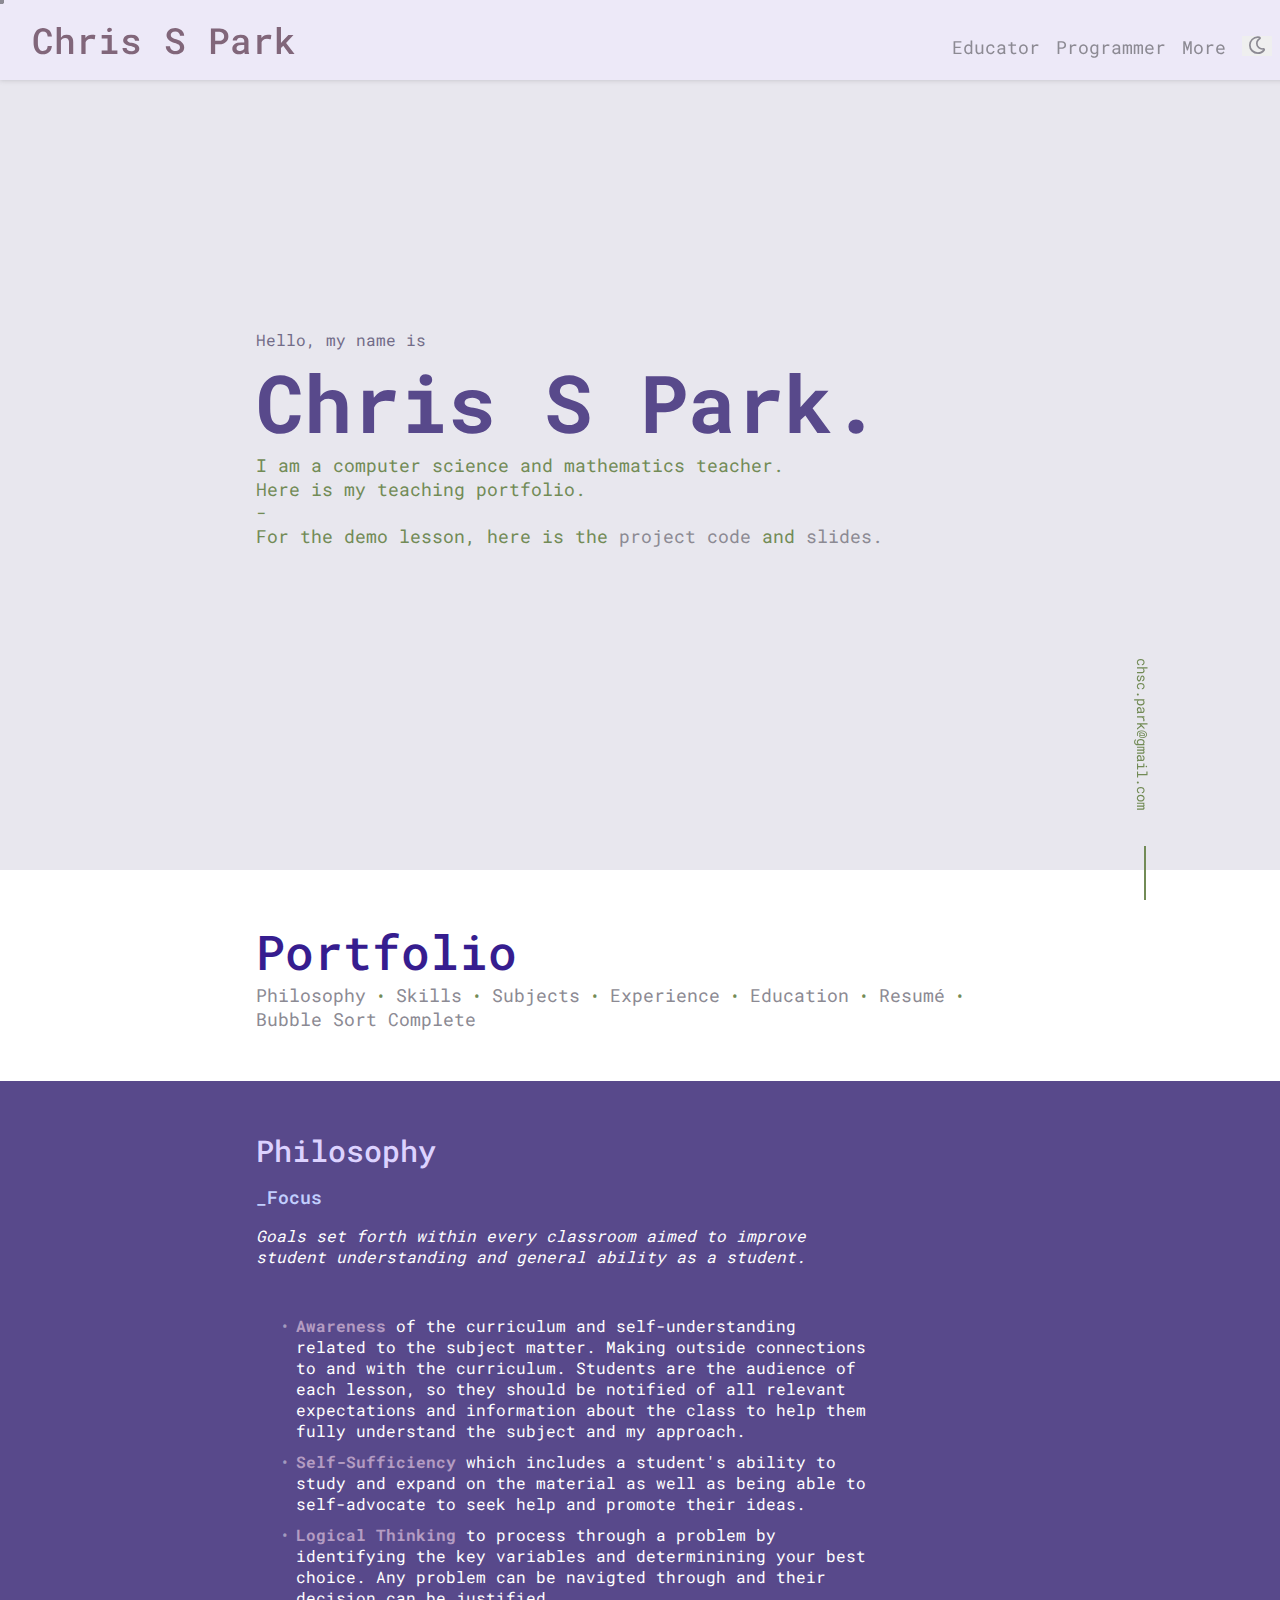
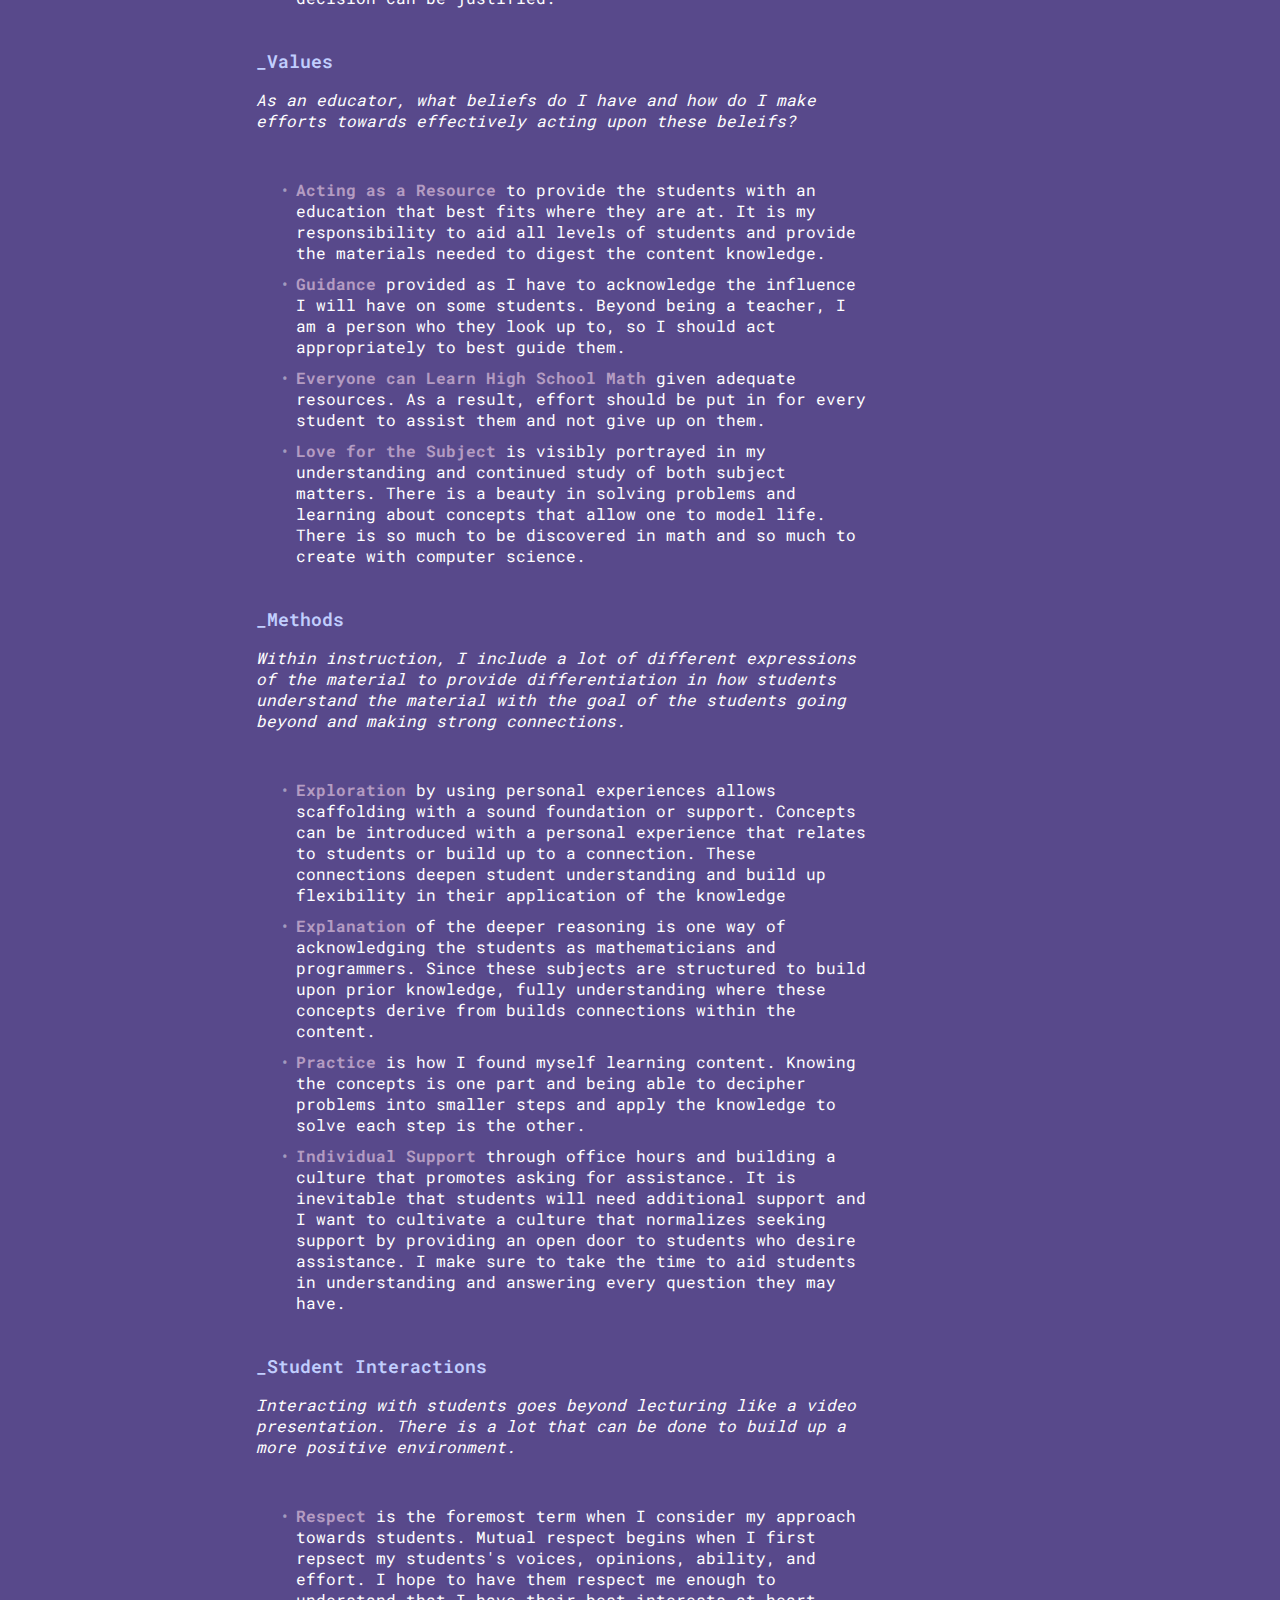
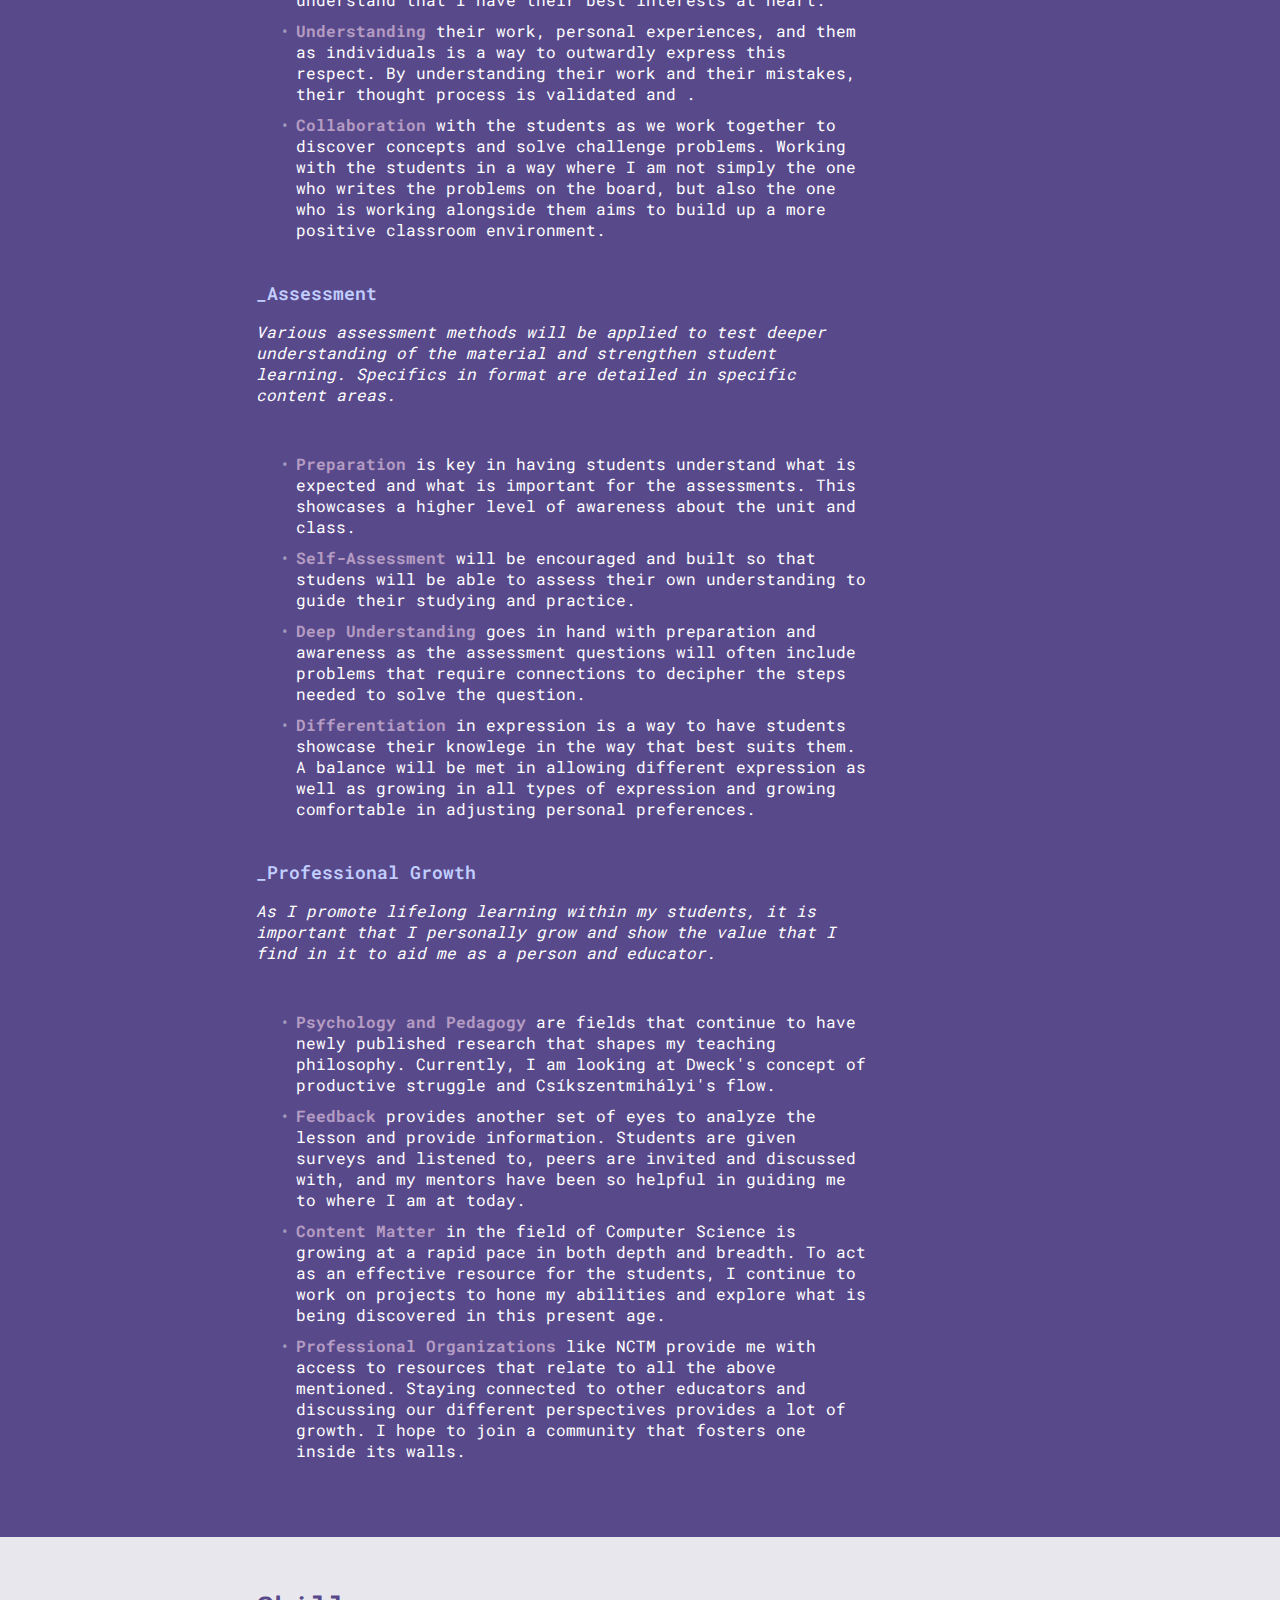
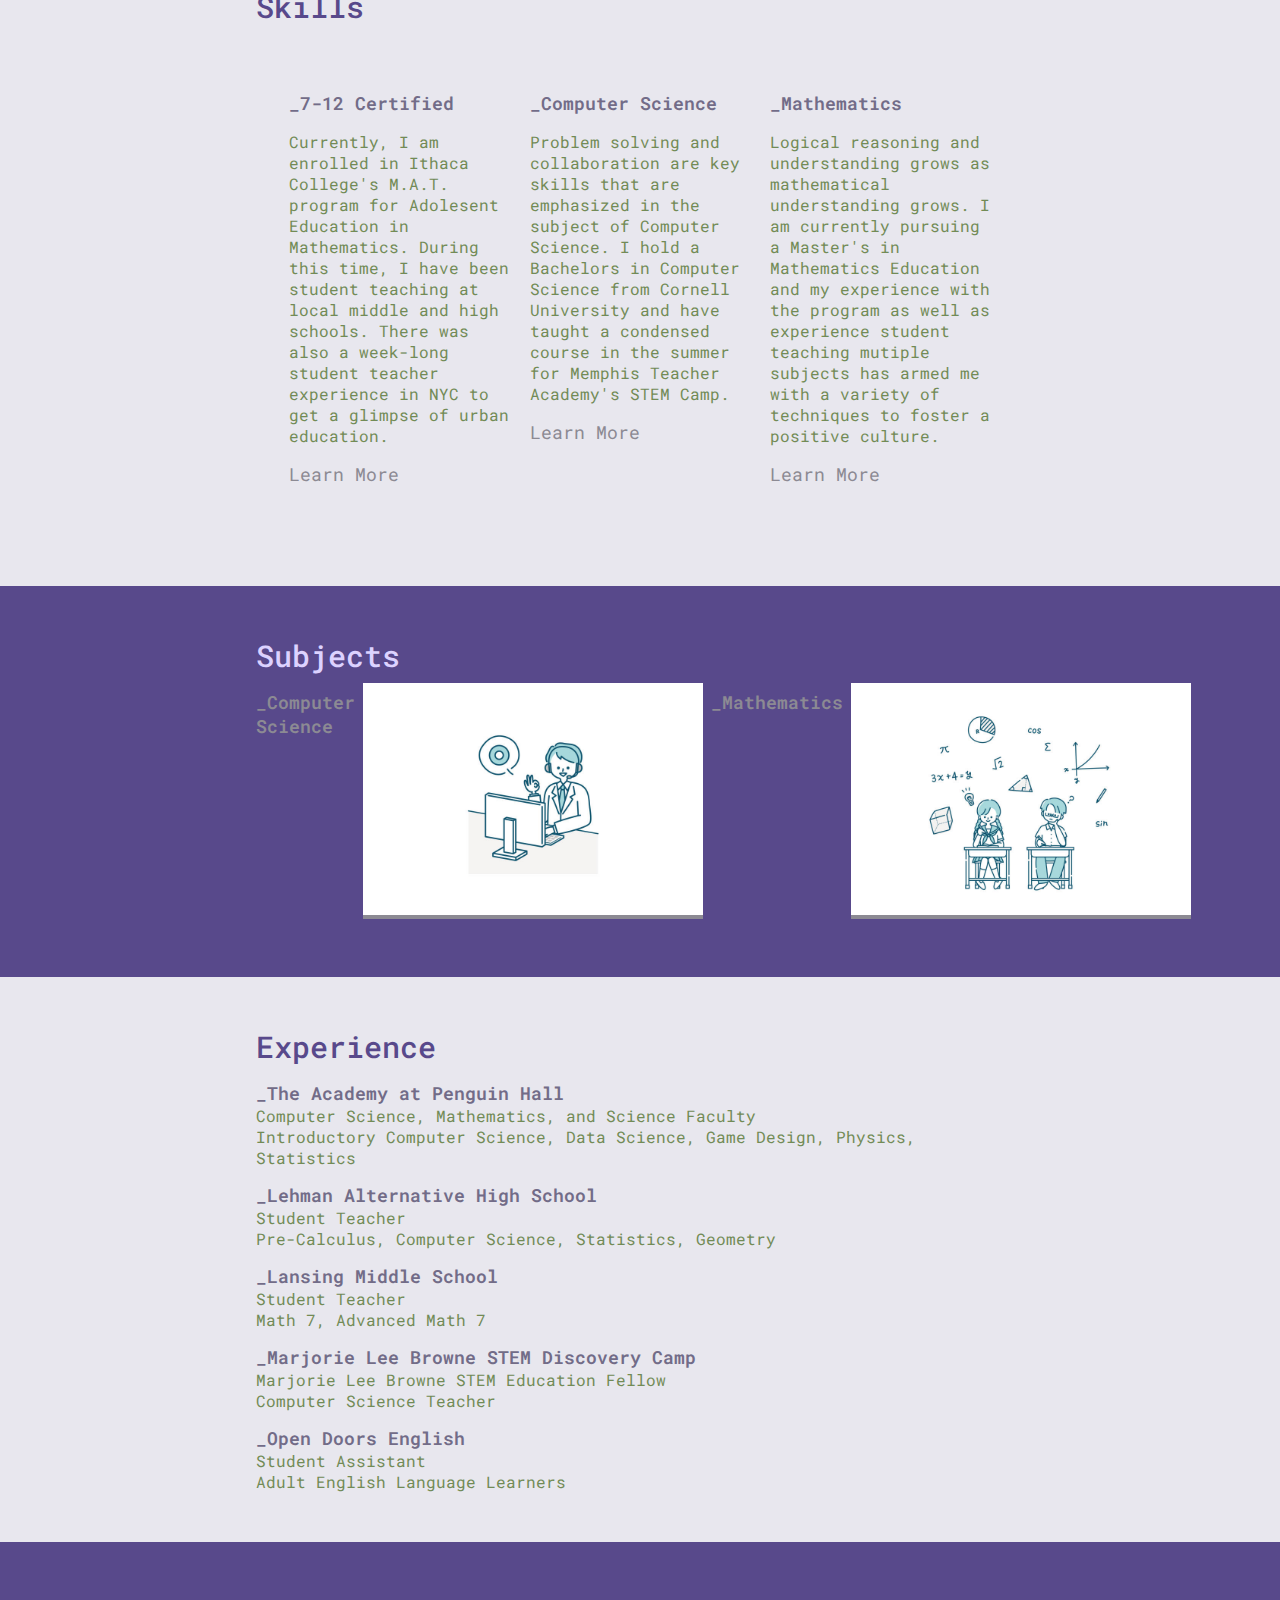
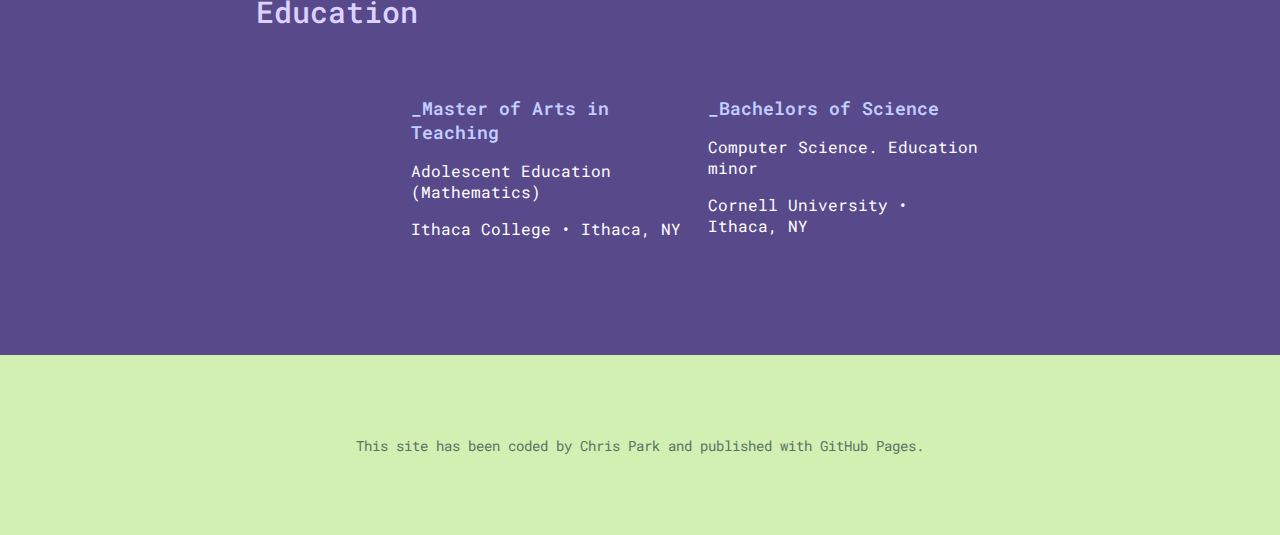
<file: index.html>
<!DOCTYPE html>
<html lang ="en">
    <head> 
        <meta charset="UTF-8">
        <meta http-equiv="X-UA-Compatible" content="IE=edge">
        <meta name="viewport" content="width=device-width, initial-scale=1.0">
        <title>Chris Park</title>
        <link rel="stylesheet" href="style.css">
        <link rel="stylesheet" href="https://use.fontawesome.com/releases/v5.0.7/css/all.css">
        <script defer src="script.js"></script>
    </head>
<body>
    <div class="header" id="header">
    <!-- header with tabs and features -->
    <a href="./educator.html"><div class="logo" id="logo">Chris S Park</div></a>
        <!-- Goes back to the home page -->
        <ul id="navigation">
            <li><a href="./educator.html">Educator</a></li>
            <li><a href="./programmer.html">Programmer</a></li>
            <li><a href="./more.html">More</a></li>
            <li><button onclick ="darkMode()"><div id="theme-btn", class="far fa-moon"></div>
                </button></li>
        </ul>
    <!-- TODO: make a light/dark mode button and a contact me -->
    </div>

    <div class="body">
        <div class="sidebar">

        </div>
        <div class="main">
            <div class="intro">
                <div class="name">Hello, my name is</div>
                <div class="namebig">Chris S Park.</div>
                <div class="bio">
                    <p>I am a computer science and mathematics teacher.</p>
                    <p>Here is my teaching portfolio.</p>
                    <p> - </p>
                    <p>For the demo lesson, here is the <a href="../Bubble.java">project code</a> and <a href="Sorting Algorithms Using BubbleSort.pdf">slides.</a></p>
                </div>
            </div>
            <div class="index block">
                <div class="title">Portfolio</div>
                <div class="contents"><a href=#Philosophy>Philosophy</a> • <a href=#Skills>Skills</a> • <a href=#Subjects>Subjects</a> • <a href=#Experience>Experience</a> • <a href=#Education>Education</a> • <a href="../ResumeParkChris.pdf">Resumé</a> • <a href="../BubbleComplete.java">Bubble Sort Complete</a></div>
            </div>
            <div class="section block">
                <a class="heading blocked", id="Philosophy">Philosophy</a>
                <div class="subheader blocked">_Focus</div>
                <div class="list" id="Focus">
                    <p><i>Goals set forth within every classroom aimed to improve student understanding and general ability as a student.</i></p>
                    <ul>
                        <li><strong>Awareness</strong> of the curriculum and self-understanding related to the subject matter. Making outside connections to and with the curriculum. Students are the audience of each lesson, so they should be notified of all relevant expectations and information about the class to help them fully understand the subject and my approach.</li>
                        <li><strong>Self-Sufficiency</strong> which includes a student's ability to study and expand on the material as well as being able to self-advocate to seek help and promote their ideas.</li>
                        <li><strong>Logical Thinking</strong> to process through a problem by identifying the key variables and determinining your best choice. Any problem can be navigted through and their decision can be justified.</li>
                    </ul>
                </div>
                <div class="subheader blocked">_Values</div>
                <div class="list" id="Values">
                    <p><i>As an educator, what beliefs do I have and how do I make efforts towards effectively acting upon these beleifs?</i></p>
                    <ul>
                        <li><strong>Acting as a Resource</strong> to provide the students with an education that best fits where they are at. It is my responsibility to aid all levels of students and provide the materials needed to digest the content knowledge.</li>
                        <li><strong>Guidance</strong> provided as I have to acknowledge the influence I will have on some students. Beyond being a teacher, I am a person who they look up to, so I should act appropriately to best guide them.</li>
                        <li><strong>Everyone can Learn High School Math</strong> given adequate resources. As a result, effort should be put in for every student to assist them and not give up on them.</li>
                        <li><strong>Love for the Subject</strong> is visibly portrayed in my understanding and continued study of both subject matters. There is a beauty in solving problems and learning about concepts that allow one to model life. There is so much to be discovered in math and so much to create with computer science.</li>
                    </ul>
                </div>
                <div class="subheader blocked">_Methods</div>
                <div class="list" id="Methods">
                    <p><i>Within instruction, I include a lot of different expressions of the material to provide differentiation in how students understand the material with the goal of the students going beyond and making strong connections.</i></p>
                    <ul>
                        <li><strong>Exploration</strong> by using personal experiences allows scaffolding with a sound foundation or support. Concepts can be introduced with a personal experience that relates to students or build up to a connection. These connections deepen student understanding and build up flexibility in their application of the knowledge</li>
                        <li><strong>Explanation</strong> of the deeper reasoning is one way of acknowledging the students as mathematicians and programmers. Since these subjects are structured to build upon prior knowledge, fully understanding where these concepts derive from builds connections within the content.</li>
                        <li><strong>Practice</strong> is how I found myself learning content. Knowing the concepts is one part and being able to decipher problems into smaller steps and apply the knowledge to solve each step is the other.</li>
                        <li><strong>Individual Support</strong> through office hours and building a culture that promotes asking for assistance. It is inevitable that students will need additional support and I want to cultivate a culture that normalizes seeking support by providing an open door to students who desire assistance. I make sure to take the time to aid students in understanding and answering every question they may have.</li>
                    </ul>
                </div>
                <div class="subheader blocked">_Student Interactions</div>
                <div class="list" id="Student">
                    <p><i>Interacting with students goes beyond lecturing like a video presentation. There is a lot that can be done to build up a more positive environment.</i></p>
                    <ul>
                        <li><strong>Respect</strong> is the foremost term when I consider my approach towards students. Mutual respect begins when I first repsect my students's voices, opinions, ability, and effort. I hope to have them respect me enough to understand that I have their best interests at heart.</li>
                        <li><strong>Understanding</strong> their work, personal experiences, and them as individuals is a way to outwardly express this respect. By understanding their work and their mistakes, their thought process is validated and .</li>
                        <li><strong>Collaboration</strong> with the students as we work together to discover concepts and solve challenge problems. Working with the students in a way where I am not simply the one who writes the problems on the board, but also the one who is working alongside them aims to build up a more positive classroom environment.</li>
                    </ul>
                </div>
                <div class="subheader blocked">_Assessment</div>
                <div class="list" id="Assess">
                    <p><i>Various assessment methods will be applied to test deeper understanding of the material and strengthen student learning. Specifics in format are detailed in specific content areas.</i></p>
                    <ul>
                        <li><strong>Preparation</strong>
                             is key in having students understand what is expected and what is important for the assessments. This showcases a higher level of awareness about the unit and class.</li>
                        <li><strong>Self-Assessment</strong>
                             will be encouraged and built so that studens will be able to assess their own understanding to guide their studying and practice. </li>
                        <li><strong>Deep Understanding</strong>
                             goes in hand with preparation and awareness as the assessment questions will often include problems that require connections to decipher the steps needed to solve the question.</li>
                        <li><strong>Differentiation</strong>
                             in expression is a way to have students showcase their knowlege in the way that best suits them. A balance will be met in allowing different expression as well as growing in all types of expression and growing comfortable in adjusting personal preferences.</li>
                    </ul>
                </div>
                <div class="subheader blocked">_Professional Growth</div>
                <div class="list" id="Growth">
                    <p><i>As I promote lifelong learning within my students, it is important that I personally grow and show the value that I find in it to aid me as a person and educator.</i></p>
                    <ul>
                        <li><strong>Psychology and Pedagogy</strong>
                             are fields that continue to have newly published research that shapes my teaching philosophy. Currently, I am looking at Dweck's concept of productive struggle and Csíkszentmihályi's flow.</li>
                        <li><strong>Feedback</strong>
                             provides another set of eyes to analyze the lesson and provide information. Students are given surveys and listened to, peers are invited and discussed with, and my mentors have been so helpful in guiding me to where I am at today.</li>
                        <li><strong>Content Matter</strong>
                             in the field of Computer Science is growing at a rapid pace in both depth and breadth. To act as an effective resource for the students, I continue to work on projects to hone my abilities and explore what is being discovered in this present age.</li>
                        <li><strong>Professional Organizations</strong>
                             like NCTM provide me with access to resources that relate to all the above mentioned. Staying connected to other educators and discussing our different perspectives provides a lot of growth. I hope to join a community that fosters one inside its walls.
                    </ul>
                </div>



            </div>
            <div class="section">
                <a class="heading unblocked", id="Skills">Skills</a>
                <div class="container">
                    <div class="box">
                        <div class="subheader">_7-12 Certified</div>
                        <div class="text">
                            <p>Currently, I am enrolled in Ithaca College's M.A.T. program for Adolesent Education in Mathematics. During this time, I have been student teaching at local middle and high schools. There was also a week-long student teacher experience in NYC to get a glimpse of urban education.</p>
                            <a href=#Education>Learn More</a>
                        </div> 
                    </div>
                    <div class="box">
                        <div class="subheader">_Computer Science</div>
                        <div class="text">
                            <p>Problem solving and collaboration are key skills that are emphasized in the subject of Computer Science. I hold a Bachelors in Computer Science from Cornell University and have taught a condensed course in the summer for Memphis Teacher Academy's STEM Camp.</p>
                            <a href=#Subjects>Learn More</a>
                        </div>      
                    </div>              
                    <div class="box">
                        <div class="subheader">_Mathematics</div>
                        <div class="text">
                            <p>Logical reasoning and understanding grows as mathematical understanding grows. I am currently pursuing a Master's in Mathematics Education and my experience with the program as well as experience student teaching mutiple subjects has armed me with a variety of techniques to foster a positive culture.</p>
                            <a href=#Subjects>Learn More</a>
                        </div> 
                    </div>
                </div>
            </div>
            <div class="section block">
                <a class="heading blocked", id ="Subjects">Subjects</a>
                <div class="containerclass">
                    <div class="subheader blocked"><a href="./Subjects/computerscience.html">_Computer Science</a></div>

                    <figure class="hover-menu">
                        <img src="./csstockphoto.png"/>
                        <div>
                            <a href="/Subjects/computerscience.html#pointer1">Intro to CS</a>
                            <a href="/Subjects/computerscience.html#pointer2">AP CS A</a>
                            <a href="/Subjects/computerscience.html#pointer3">Project Course</a>
                            <!--Add statistics and graphics about the need for CS teachers-->
                        </div>
                    </figure>
                    <div class="subheader  blocked"><a href="./Subjects/mathematics.html">_Mathematics</a></div>

                    <figure class="hover-menu">
                        <img src="./mathstockphoto.png"/>
                        <div>
                            <a href="#">7th Grade</a>
                            <a href="#">Pre-Calculus</a>
                            <a href="#">Statistics</a>
                        </div>
                    </figure>
                </div>
            </div>
            <div class="section">
                <a class="heading unblocked", id = "Experience">Experience</a>
                <a href = "https://penguinhall.org/faculty-administration/chris-park/"><div class="subheader">_The Academy at Penguin Hall</div></a>
                <div class="text">Computer Science, Mathematics, and Science Faculty</div>
                <div class="text">Introductory Computer Science, Data Science, Game Design, Physics, Statistics</div>
                <div class="subheader">_Lehman Alternative High School</div>
                <div class="text">Student Teacher</div>
                <div class="text">Pre-Calculus, Computer Science, Statistics, Geometry</div>
                <div class="subheader">_Lansing Middle School</div>
                <div class="text">Student Teacher</div>
                <div class="text">Math 7, Advanced Math 7</div>
                <div class="subheader">_Marjorie Lee Browne STEM Discovery Camp</div>
                <div class="text">Marjorie Lee Browne STEM Education Fellow</div>
                <div class="text">Computer Science Teacher</div>   
                <div class="subheader">_Open Doors English</div>
                <div class="text">Student Assistant</div>
                <div class="text">Adult English Language Learners</div>   
            </div>
            <div class="section block">
                <a class="heading blocked", id="Education">Education</a>
                <div class="container2">
                    <div class="box">
                        <div class="subheader blocked">_Master of Arts in Teaching</div>
                        <div class="text">
                            <p>Adolescent Education (Mathematics)</p>
                            <p>Ithaca College • Ithaca, NY</p>
                        </div>
                    </div>
                    <div class="box">
                        <div class="subheader blocked">_Bachelors of Science</div>
                        <div class="text">
                            <p>Computer Science. Education minor</p>
                            <p>Cornell University • Ithaca, NY</p>
                        </div>
                    </div>
                </div>
            </div>
        </div>
        <div class="footer">
            <div class="right">This site has been coded by Chris Park and published with GitHub Pages.</div>
            
        </div>
        <div class="email">
            <a href="mailto:chrsc.park@gmail.com" class="information">chsc.park@gmail.com</a>
            <div class="vl"></div>
        </div>
</body>
</html>
</file>
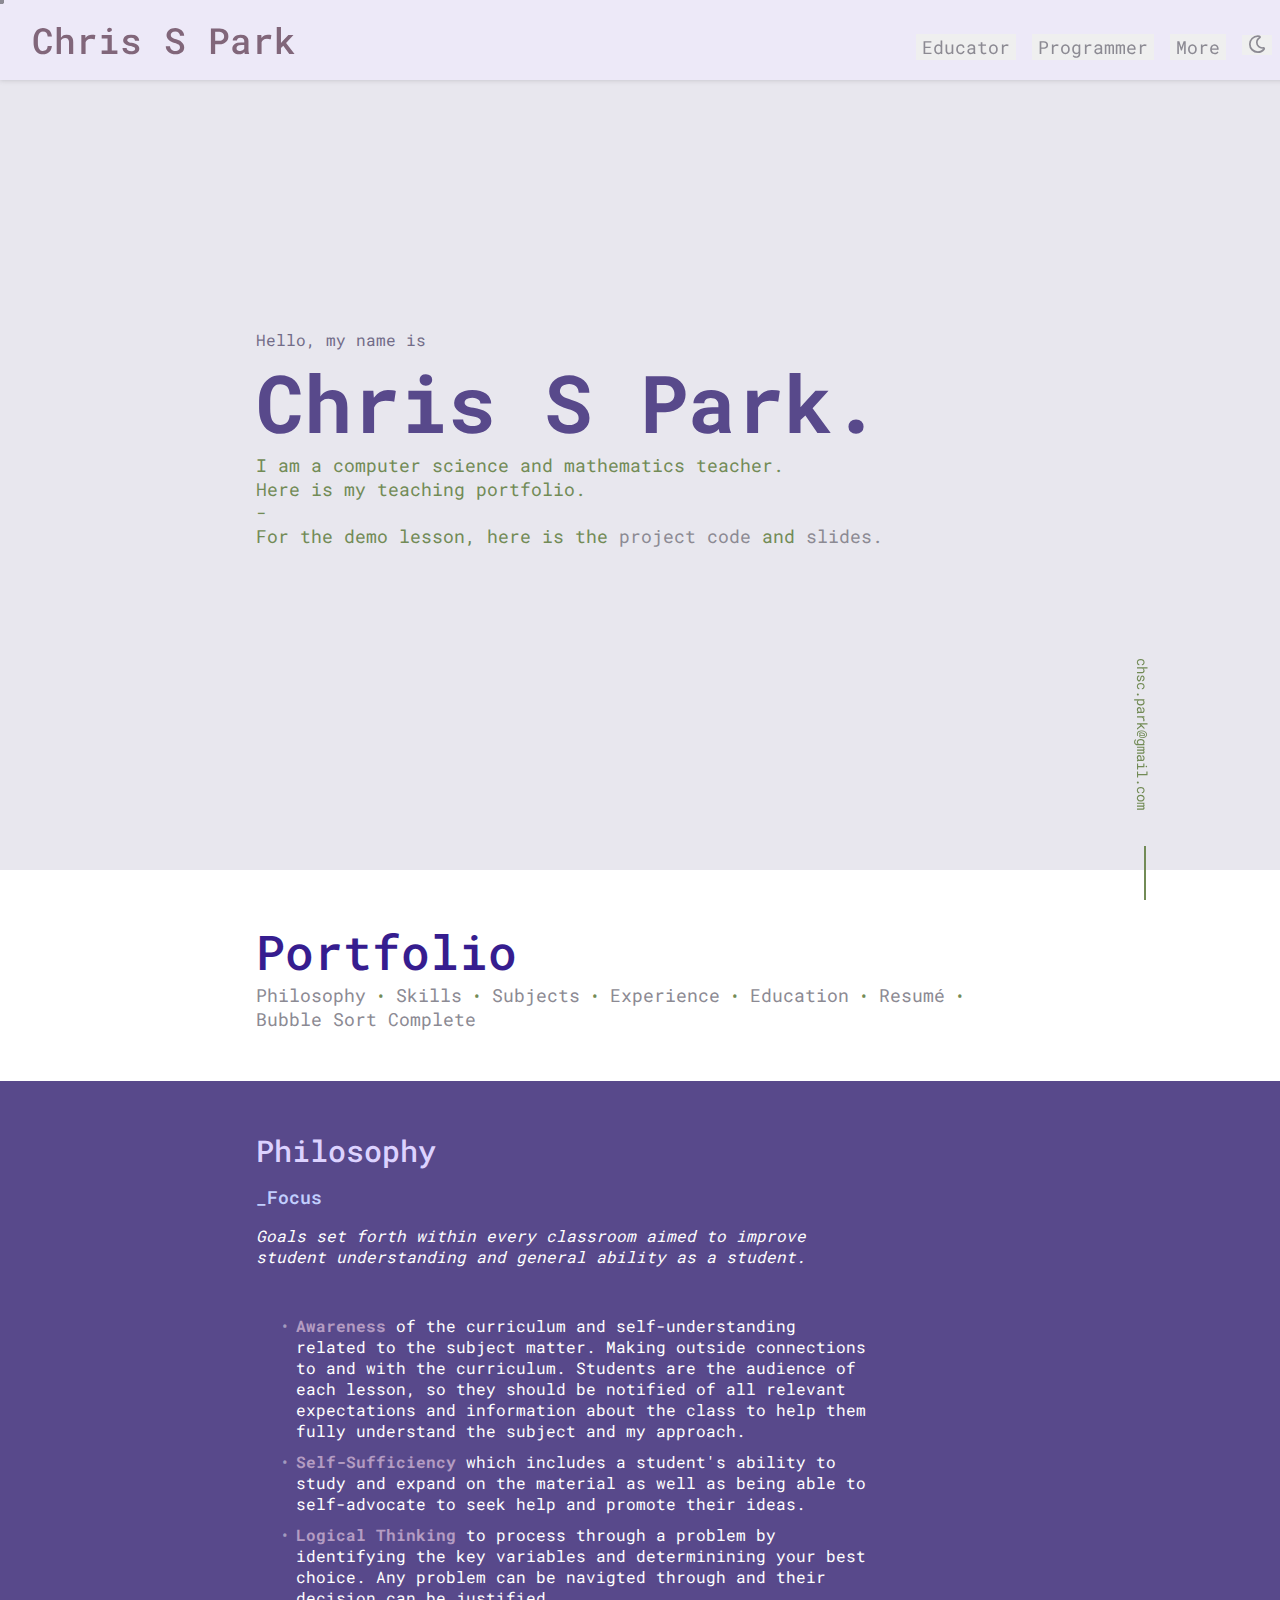
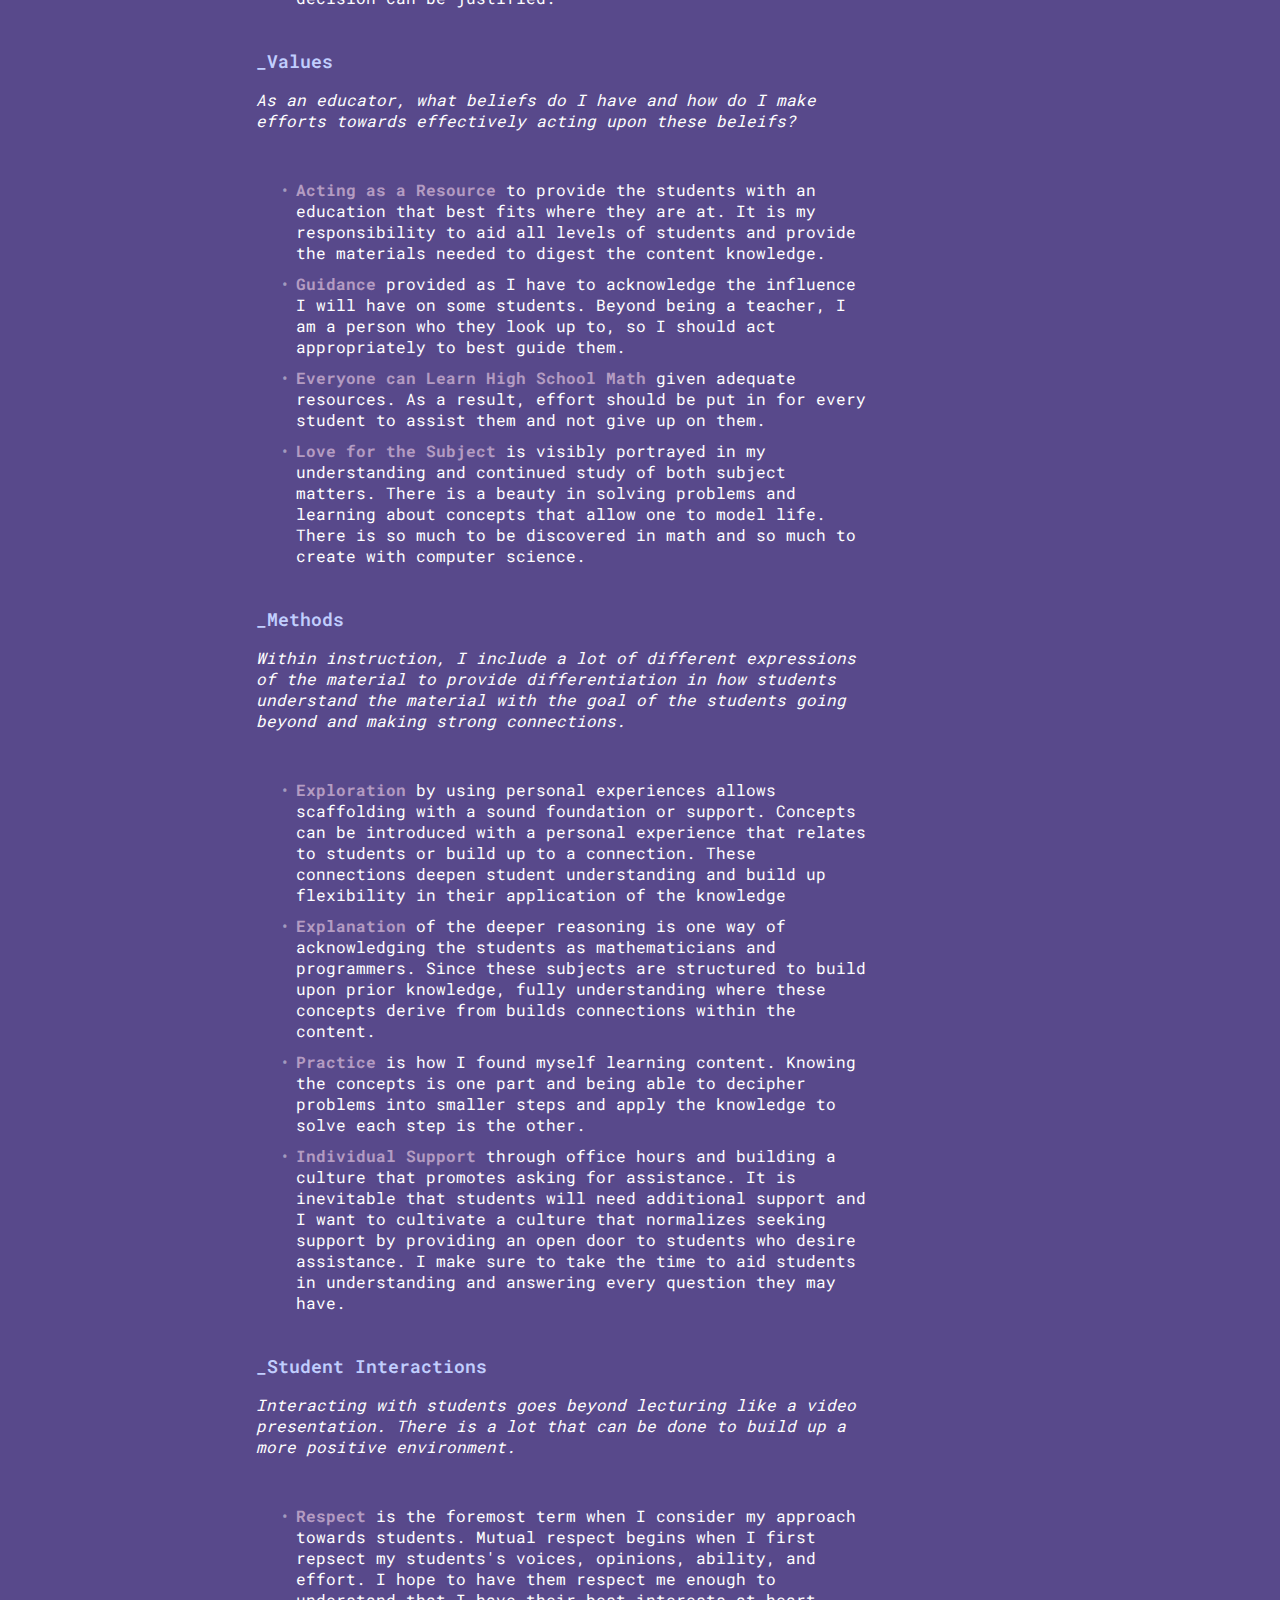
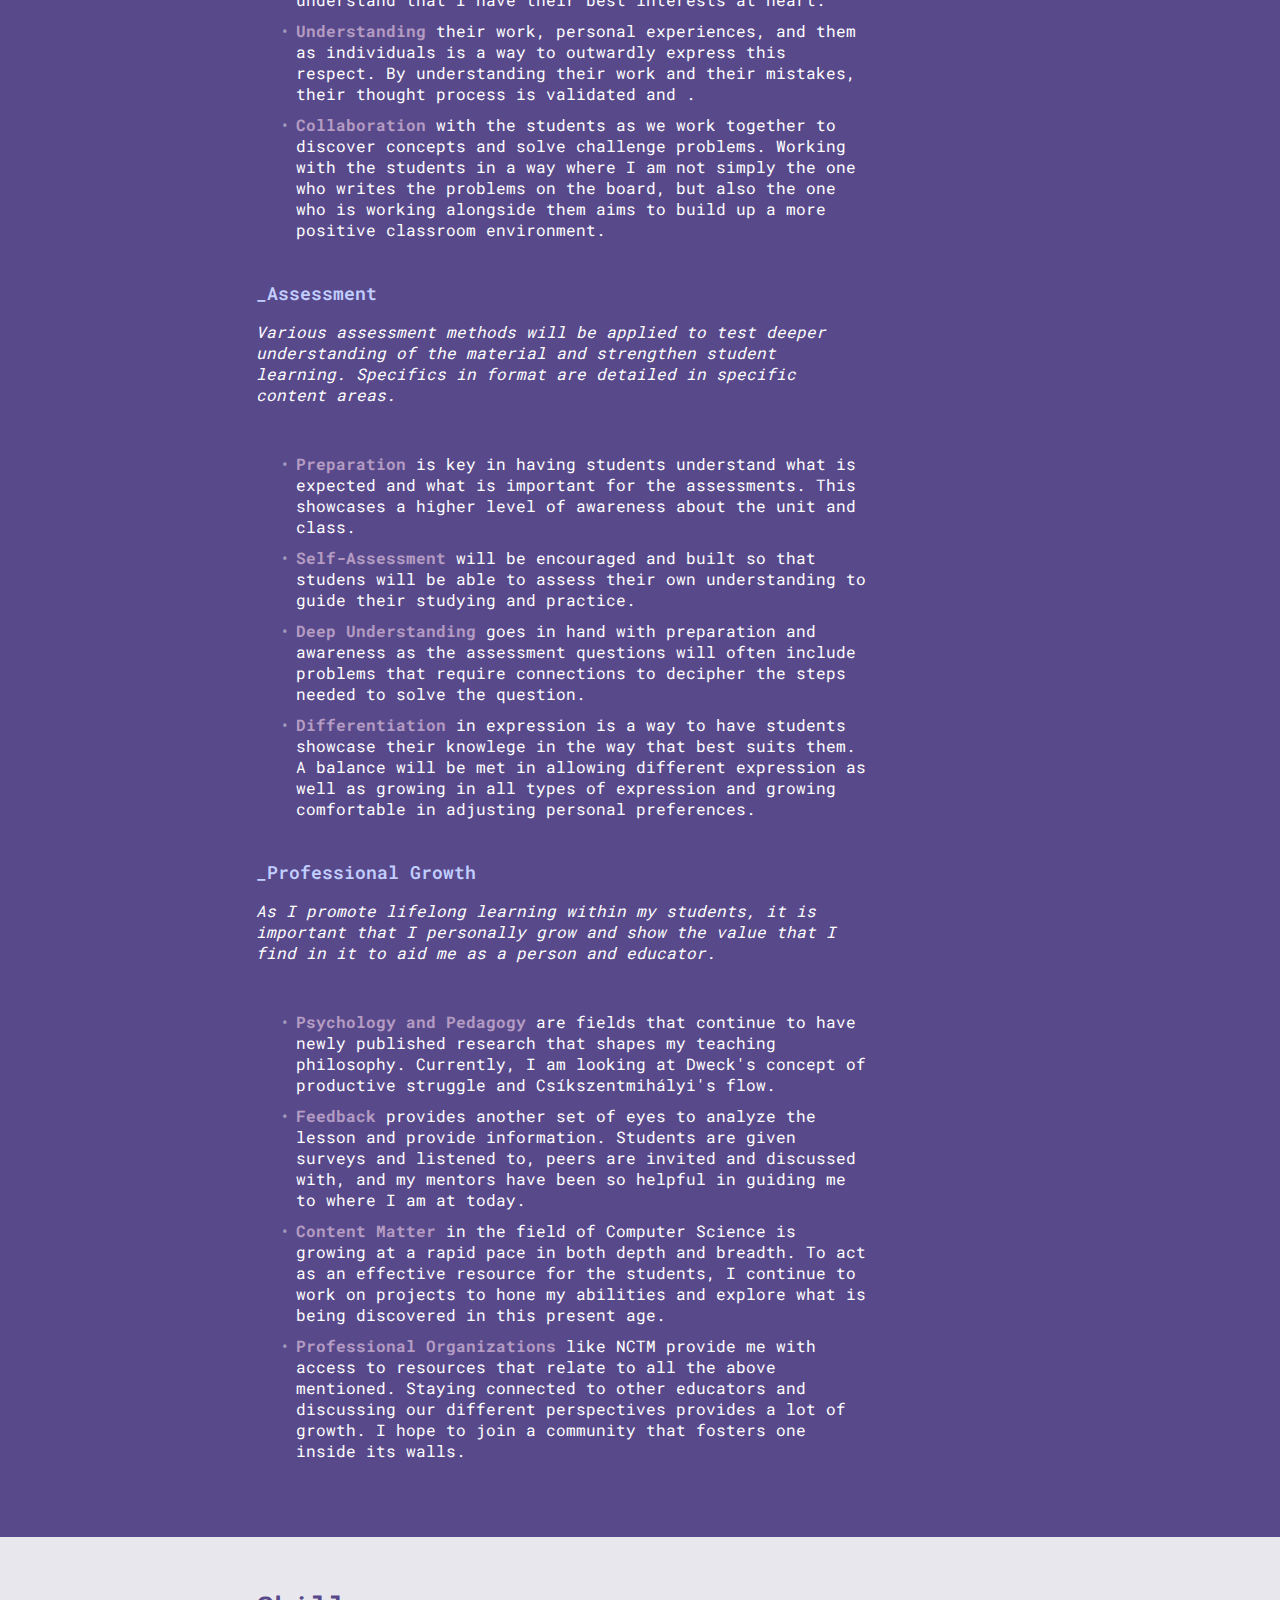
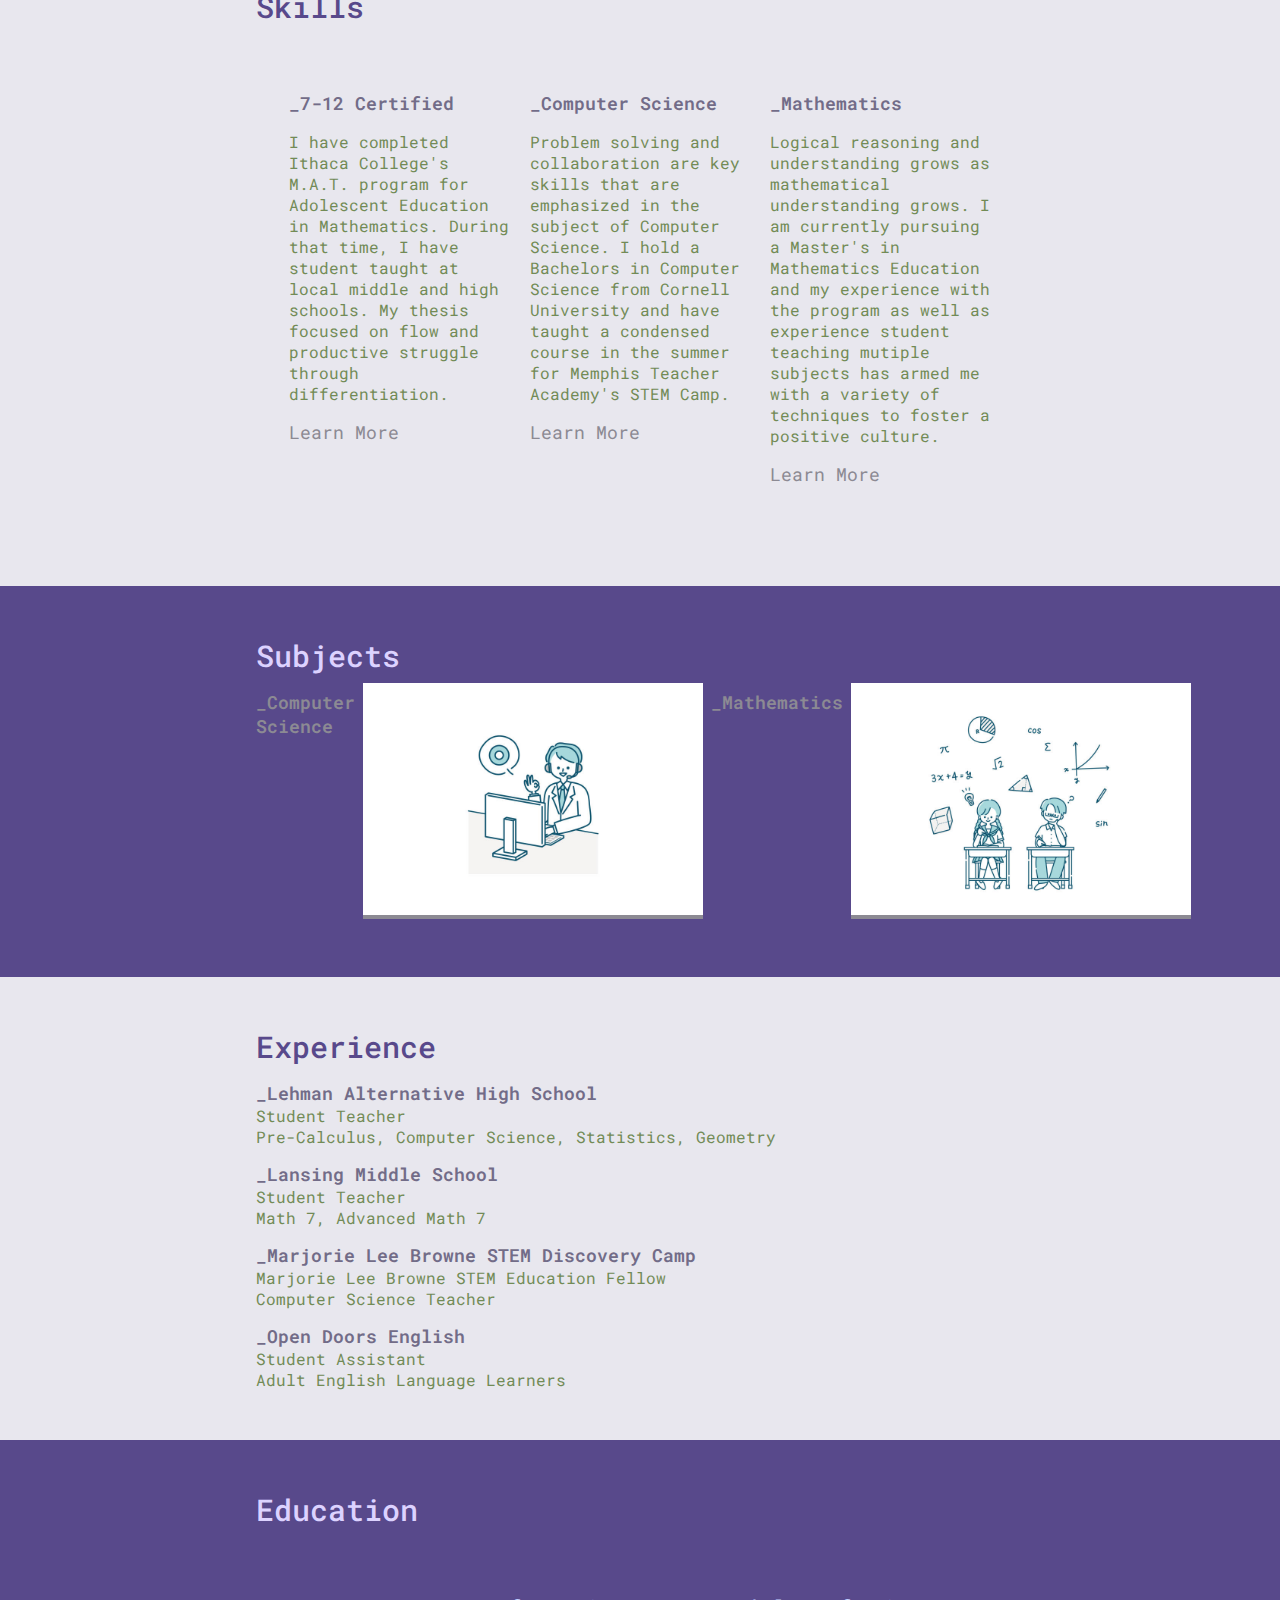
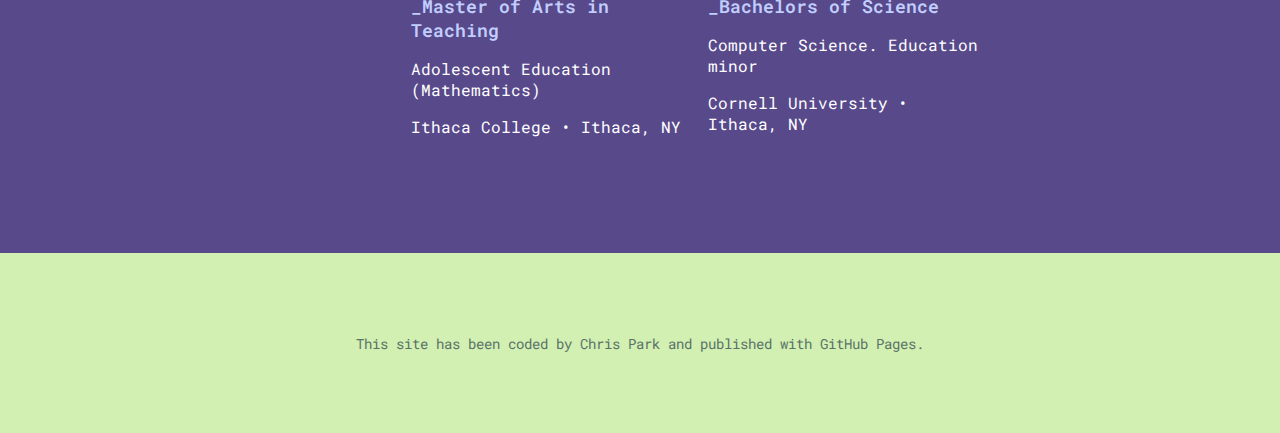
<file: educator.html>
<!DOCTYPE html>
<html lang ="en">
    <head> 
        <meta charset="UTF-8">
        <meta http-equiv="X-UA-Compatible" content="IE=edge">
        <meta name="viewport" content="width=device-width, initial-scale=1.0">
        <title>Chris Park</title>
        <link rel="stylesheet" href="style.css">
        <link rel="stylesheet" href="https://use.fontawesome.com/releases/v5.0.7/css/all.css">
        <script defer src="script.js"></script>
    </head>
<body>
    <div class="header" id="header">
    <!-- header with tabs and features -->
    <a href="./educator.html"><div class="logo" id="logo">Chris S Park</div></a>
        <!-- Goes back to the home page -->
        <ul id="navigation">
            <li><div class="dropdown">
                <button class="dropbtn"><a href="./educator.html">Educator</a></button>
                <div class="dropdown-content">
                  <a href="/Subjects/computerscience.html">Computer Science</a>
                  <a href="/Subjects/mathematics.html">Mathematics</a>
                </div>
              </div></li>
            <li><button class="dropbtn"><a href="./programmer.html">Programmer</a></button></li>
            <li><button class="dropbtn"><a href="./more.html">More</a></button></li>
            <li><button class = "dark" onclick ="darkMode()"><div id="theme-btn", class="far fa-moon"></div></button></li>
        </ul>
        
    <!-- TODO: make a light/dark mode button and a contact me -->
    </div>

    <div class="body">
        <div class="sidebar">

        </div>
        <div class="main">
            <div class="intro">
                <div class="name">Hello, my name is</div>
                <div class="namebig">Chris S Park.</div>
                <div class="bio">
                    <p>I am a computer science and mathematics teacher.</p>
                    <p>Here is my teaching portfolio.</p>
                    <p> - </p>
                    <p>For the demo lesson, here is the <a href="../Bubble.java">project code</a> and <a href="Sorting Algorithms Using BubbleSort.pdf">slides.</a></p>
                </div>
            </div>
            <div class="index block">
                <div class="title">Portfolio</div>
                <div class="contents"><a href=#Philosophy>Philosophy</a> • <a href=#Skills>Skills</a> • <a href=#Subjects>Subjects</a> • <a href=#Experience>Experience</a> • <a href=#Education>Education</a> • <a href="../ResumeParkChris.pdf">Resumé</a> • <a href="../BubbleComplete.java">Bubble Sort Complete</a></div>
            </div>
            <div class="section block">
                <a class="heading blocked", id="Philosophy">Philosophy</a>
                <div class="subheader blocked">_Focus</div>
                <div class="list" id="Focus">
                    <p><i>Goals set forth within every classroom aimed to improve student understanding and general ability as a student.</i></p>
                    <ul>
                        <li><strong>Awareness</strong> of the curriculum and self-understanding related to the subject matter. Making outside connections to and with the curriculum. Students are the audience of each lesson, so they should be notified of all relevant expectations and information about the class to help them fully understand the subject and my approach.</li>
                        <li><strong>Self-Sufficiency</strong> which includes a student's ability to study and expand on the material as well as being able to self-advocate to seek help and promote their ideas.</li>
                        <li><strong>Logical Thinking</strong> to process through a problem by identifying the key variables and determinining your best choice. Any problem can be navigted through and their decision can be justified.</li>
                    </ul>
                </div>
                <div class="subheader blocked">_Values</div>
                <div class="list" id="Values">
                    <p><i>As an educator, what beliefs do I have and how do I make efforts towards effectively acting upon these beleifs?</i></p>
                    <ul>
                        <li><strong>Acting as a Resource</strong> to provide the students with an education that best fits where they are at. It is my responsibility to aid all levels of students and provide the materials needed to digest the content knowledge.</li>
                        <li><strong>Guidance</strong> provided as I have to acknowledge the influence I will have on some students. Beyond being a teacher, I am a person who they look up to, so I should act appropriately to best guide them.</li>
                        <li><strong>Everyone can Learn High School Math</strong> given adequate resources. As a result, effort should be put in for every student to assist them and not give up on them.</li>
                        <li><strong>Love for the Subject</strong> is visibly portrayed in my understanding and continued study of both subject matters. There is a beauty in solving problems and learning about concepts that allow one to model life. There is so much to be discovered in math and so much to create with computer science.</li>
                    </ul>
                </div>
                <div class="subheader blocked">_Methods</div>
                <div class="list" id="Methods">
                    <p><i>Within instruction, I include a lot of different expressions of the material to provide differentiation in how students understand the material with the goal of the students going beyond and making strong connections.</i></p>
                    <ul>
                        <li><strong>Exploration</strong> by using personal experiences allows scaffolding with a sound foundation or support. Concepts can be introduced with a personal experience that relates to students or build up to a connection. These connections deepen student understanding and build up flexibility in their application of the knowledge</li>
                        <li><strong>Explanation</strong> of the deeper reasoning is one way of acknowledging the students as mathematicians and programmers. Since these subjects are structured to build upon prior knowledge, fully understanding where these concepts derive from builds connections within the content.</li>
                        <li><strong>Practice</strong> is how I found myself learning content. Knowing the concepts is one part and being able to decipher problems into smaller steps and apply the knowledge to solve each step is the other.</li>
                        <li><strong>Individual Support</strong> through office hours and building a culture that promotes asking for assistance. It is inevitable that students will need additional support and I want to cultivate a culture that normalizes seeking support by providing an open door to students who desire assistance. I make sure to take the time to aid students in understanding and answering every question they may have.</li>
                    </ul>
                </div>
                <div class="subheader blocked">_Student Interactions</div>
                <div class="list" id="Student">
                    <p><i>Interacting with students goes beyond lecturing like a video presentation. There is a lot that can be done to build up a more positive environment.</i></p>
                    <ul>
                        <li><strong>Respect</strong> is the foremost term when I consider my approach towards students. Mutual respect begins when I first repsect my students's voices, opinions, ability, and effort. I hope to have them respect me enough to understand that I have their best interests at heart.</li>
                        <li><strong>Understanding</strong> their work, personal experiences, and them as individuals is a way to outwardly express this respect. By understanding their work and their mistakes, their thought process is validated and .</li>
                        <li><strong>Collaboration</strong> with the students as we work together to discover concepts and solve challenge problems. Working with the students in a way where I am not simply the one who writes the problems on the board, but also the one who is working alongside them aims to build up a more positive classroom environment.</li>
                    </ul>
                </div>
                <div class="subheader blocked">_Assessment</div>
                <div class="list" id="Assess">
                    <p><i>Various assessment methods will be applied to test deeper understanding of the material and strengthen student learning. Specifics in format are detailed in specific content areas.</i></p>
                    <ul>
                        <li><strong>Preparation</strong>
                             is key in having students understand what is expected and what is important for the assessments. This showcases a higher level of awareness about the unit and class.</li>
                        <li><strong>Self-Assessment</strong>
                             will be encouraged and built so that studens will be able to assess their own understanding to guide their studying and practice. </li>
                        <li><strong>Deep Understanding</strong>
                             goes in hand with preparation and awareness as the assessment questions will often include problems that require connections to decipher the steps needed to solve the question.</li>
                        <li><strong>Differentiation</strong>
                             in expression is a way to have students showcase their knowlege in the way that best suits them. A balance will be met in allowing different expression as well as growing in all types of expression and growing comfortable in adjusting personal preferences.</li>
                    </ul>
                </div>
                <div class="subheader blocked">_Professional Growth</div>
                <div class="list" id="Growth">
                    <p><i>As I promote lifelong learning within my students, it is important that I personally grow and show the value that I find in it to aid me as a person and educator.</i></p>
                    <ul>
                        <li><strong>Psychology and Pedagogy</strong>
                             are fields that continue to have newly published research that shapes my teaching philosophy. Currently, I am looking at Dweck's concept of productive struggle and Csíkszentmihályi's flow.</li>
                        <li><strong>Feedback</strong>
                             provides another set of eyes to analyze the lesson and provide information. Students are given surveys and listened to, peers are invited and discussed with, and my mentors have been so helpful in guiding me to where I am at today.</li>
                        <li><strong>Content Matter</strong>
                             in the field of Computer Science is growing at a rapid pace in both depth and breadth. To act as an effective resource for the students, I continue to work on projects to hone my abilities and explore what is being discovered in this present age.</li>
                        <li><strong>Professional Organizations</strong>
                             like NCTM provide me with access to resources that relate to all the above mentioned. Staying connected to other educators and discussing our different perspectives provides a lot of growth. I hope to join a community that fosters one inside its walls.
                    </ul>
                </div>

            


            </div>
            <!--
            <div class="section block">
                <a class="heading blocked", id="Philosophy">InTASC</a>
                <div class="subheader blocked">_The Learner and Learning</div>
                <div class="list" id="Focus">
                    <p><i>When directing a message, knowing the audience is a key factor to ensuring 
                        the purpose is fulfilled. In my case as an educator, I have to take into consideration 
                        all variables related to each student's learning experience. Three key factors to focus on 
                        are their development, their differences, and the environment. 
                    </i></p>
                    <ul>
                        <li>My approach is a student-centered approach with the main goal of each lesson being "how can each student take away the main goal of this lesson?" In my experience in the classroom and use of texts, I have found modeling problems and practice to be necessary when explaining the theory behind new concepts. Logical thinking for STEM subjects is a skill that can be developed that often dissuades students in these subjects. By interweaving sections of modeled examples and time to practice with the theory, this provides students with differentiated access to the material, students to individually assess their understanding, and build up a classroom with active engagement.</li>
                        <li>I am constantly looking to improve and test out different ways to reach every learner. I know that this is impossible, so I also make an emphasis on exposing students to a wide variety of learning opportunities to let them personally determine which method is best for them. Groupwork is mixed with individual time. The information is provided with lecture slides, presented verbally, modeled, and the theory is explained to them. Homework is provided, but it is also mentioned that the questions are mostly from the textbook which has dozens of more questions on each topic that they can try out. This transparency is a lot of additional work, but it has worked wonders in building a classroom of students who are responsive in activities and engaged because they engage with the part of the lesson that works for them. Verbally communicating the topics in a clear and concise manner is an area that I have focused my growth in. By focusing on development, I have been able to make my questions more direct and better guide students along their thought process to solve problems.</li>
                        <li>Sample Lesson
                            <iframe src="3_28_23 Trig identities 1_2 Lesson Plan.pdf" width="100%" height="800px"></iframe> 
                            </li>
                        <li>This lesson plan utilizes a wide variety of how the information is presented with the use of modeling (and practicing) examples, formulas to memorize, and deriving the formulas. These different methods provides students different ways to access the material as some require practice to understand the concepts, some want steps to memorize, and others want to understand the full picture and how these formulas are derived. These different ways of interacting with the material address the different ways the learners develop their knowledge. Differentiation is further implemented with challenge problems near the end that allow those who are more comfortable with the content to apply it in multi-step problems. While they work on the challenge problems, and others work on the given problems, I can spend my time circulating the classroom and individually assisting students to ensure each learner meets their goals. This is also possible through the consistent practice that is respected by the learners. The routine of practice was made normal over the weeks and now the classroom environment is a productive space. I also worked in building up the classroom environment by being prepared to answer any question and ask relevant questions that meet any immediate needs. This helped build up relationships with the students and overall classroom culture. </li>
                    </ul>

                </div>
                <div class="subheader blocked">_Content Knowledge</div>
                <div class="list" id="Values">
                    <p><i>As an educator, I am ultimately there to provide the students with the knowledge that I have been tasked to provide. In my case, it is mathematics and computer science and I have to personally be comfortable with the content as well as be able to present the content for the students to interact with.</i></p>
                    <ul>
                        <li>I believe that content knowledge is one of my strengths as an educator. An objective metric used to measure the effectiveness of my teaching is how well my students have been able to understand the content knowledge. Especially as a math teacher since math ability is a metric used in grading schools. I also am very aware of what the standards required by the NYS Regents or College Board's AP's are. As a result, I focus my lessons on the key concepts required to build a strong foundation and the levels of details needed to build up mastery of the content for each student. Knowing the foundation also is important as I can focus on the key concepts for the students who may be struggling or disengaged with the subject matter. By simplying the goals to a couple of concepts and contextualizing the information as what is needed to pass the class work in building personal relationships and is less intimidating for the student. </li>
                        <li>When preparing for each unit, I take a look at the New York State standards for the unit and make sure the lessons are addressing each standard. By accounting for the standards, I am able to ensure a full picture of the unit is presented to the students. I also make efforts to prepare for common mistakes that students may make by preparing questions and understanding the mistakes so that I can quickly address it to the entire class as a warning or quickly identify an individual's mistake. I personally found that addressing a mistake in a manner where I understand where it came from allows for a more open conversation. It makes the mistake seem common and reasonable, and they do not feel as bad making a mistake since it is so common. I also make efforts in using warm-ups and examples to contextualize the theories and concepts in the real world. This provides easier access to the material as well as provide examples that the students can more deeply engage with as high school math transistions to becoming more and more theoretical. </li>
                        <li>Student Notes and Homework
                            <iframe src="geosequencework.pdf" width="100%" height="800px"></iframe> 
                            </li>
                        <li>This collection of student notes and homework is on a lesson about geometric sequences. This topic goes on about patterns and the more obscure patterns shown by geometric sequences. In this lesson, I went over a multitude of examples and explanations, but consistently emphasized the use of the formulas. Utilizing formulas and understanding sequences are what is required as a standard for the course. Specifically looking at formulas, students should be able to understand a mathematical formula, find the key values, and solve for the desired value. Although each of the notes differed when it came to the classwork and solving problems, they all make sure to write down the key formulas and add additional notes if needed explaining these formulas. The success of this approach was expressed through their answers on the homeworks which were a mass improvement over previous units and the prior lesson. This lesson did not have as many ways to apply the content as the prior lesson with word problems, but the homework and notes showcase numerous ways to present the same concept. The different ways force the students to have a deeper understanding of what each variable in the formula represents and identify its value in each scenario. Some scenarios have them labeled, some are patterns, and some are in summation notation (which was intimidating for the students at first). </li>
                    </ul>
                </div>
                <div class="subheader blocked">_Instructional Practice</div>
                <div class="list" id="Methods">
                    <p><i>Within instruction, I include a lot of different expressions of the material to provide differentiation in how students understand the material with the goal of the students going beyond and making strong connections.</i></p>
                    <ul>
                        <li>Carrying out a lesson is a time full of exchanges between the educator and the learners. The educator communicates through the lessons by planning lectures, activities, and assignments. The learner responds with questions and completing assessments. Focusing first on the teacher's side of communication, I center my planning around being accessible to all. As mentioned previously, this includes a lot of variety in instruction with collaboration, activities, lectures, and practice. These different practices are drawn from outside resources such as NCTM, texts, or talking to other teachers. I am still exploring different instructional strategies and writing lesson plans to ensure that these lessons are meeting the needs of every student. These plans have sections that focus on how each lesson addresses a special student or student group. It also includes procedures that highlight new strategies. By properly planning communication on my end, it makes the message come across more smoothly and effectively for each learner. I have personally grown in experimenting a lot more with different strategies, especially after building up a classroom environment that is engaged and willing to try out different practices.</li>
                        <li>On the other side of communication, students respond with their understanding of the content. This can come informally by looking over at their work and answering their questions. Some questions are planned beforehand to assess their understanding, but it is informal and provides small pieces of data to check the temperature of the class. A more formal form of assessment is the use of assignments and exams. Homeworks provide a consistent check-in on student ability as well as practice. Exams provide a more long-term insight on retained knowledge. It can also serve to test more complex questions that require application of multiple topics and earlier lessons. All these forms of assessment are necessary as it provides an understanding of the audience. The pace of the classroom can be altered to best fit the current needs of the learners. This insight is one of the main goals of assessment, so they should be treated with this in mind. I have grown to adjust the importance of these assessments through my personal emphasis during class or the weight it has on their grades to impact how much I want students to focus on them. This balance is something I have continued to work on and adjust for different classes.</li>
                        <li>Student Notes and Homework
                            <iframe src="geosequencework.pdf" width="100%" height="800px"></iframe> 
                            <iframe src="doubleangle.pdf" width="100%" height="800px"></iframe> 
                        </li>
                        <li>Focusing more on the homeworks in these artifacts, it showcases the communication between both parties. Communication during classtime is made easier by being able to address any miscommunication immediately. Homework has its additional challenge of the educator not being nearby to answer questions or provide any other assistance. The main resource they have are the notes taken during classtime. In these homeworks, the questions range from the difficulty in the questions and build up to combine problem solving skills to solve multi-step problems. Scaffolding within the homeworks allows students to first gain comfort with the new topic before tackling more challenging problems. It can have some mishaps, as displayed with the 2nd artifact. This was an earlier homework assignment given after a quick lesson. There was a lot of information provided and although this student had all the formulas in their notes to solve the problems, they were unable to. Having this communication through assessments allowed me to see a need in going over this lesson again and allowed me to personally address this student's concerns by writing a partial answer for one of the questions they were unable to answer. </li>
                    </ul>
                </div>
                <div class="subheader blocked">_Professional Responsibility</div>
                <div class="list" id="Student">
                    <p><i>As the one instructing education to the students, it is only right if I also continue to pursue education. This includes exploring the content area to find new ideas to share and talk about the future of the computer science industry, but it also includes my knowledge of being an educator. I must assess myself and seek resources with the goal of bettering the education the students receive.</i></p>
                    <ul>
                        <li>I have learned so much through all the courses taken exploring different philosophies of education. These readings were fascinating to me as I sought out a wide range of beliefs to gain an open perspective of education. These findings of research and theoretical insights based off of human behavior guide my practice to be more explorative. It leads into the practical application of observing my practice and the practice of others to see the theory put into reality. This practice is complemented with personal field notes taken during or immediately after the lesson to keep track of the effectiveness and my personal reflections on the lesson. I also seek out collaboration with others by observing different classes and having others observe my lessons and provide feedback. When I did have the chance to work with a co-teacher specializing in special education, I was able to bounce off a lot of ideas and check in on my assessments to see if they were appropriate for the students. It was a very insightful experience that helped me grow in planning for differentation. </li>
                        <li>The school environments I have worked at and interviewed at have helped me grow in seeing the importance of a supportive educational faculty. With meeting between teams of educators, collaboration is encouraged and teachers are able to share ideas and bounce of questions to better their lessons for the next day. Communicating with parents and other faculty serve as a different lens in how we should approach students. Professional development seminars and activities build unity and collective growth in the entire faculty and even school direction. There is so much to be done in a healthy school environment that all serve to better the education for the students.</li>
                        <li>Modified Homeworks
                            <iframe src="7.6.3 Homework Set (Modified).pdf" width="100%" height="800px"></iframe> 
                            <iframe src="7.6.3 Homework Set.pdf" width="100%" height="800px"></iframe> 
                        </li>
                        <li>This artifact showcases a homework assignment and its modified versions that were provided for students who received accomodations. I collaborated with the co-teacher mentioned previously through conversations and questions asking about which key concepts must be kept and what skills should be practiced. This particular homework has modifications that removed the use of fraction values, shorted and made the answers for one question more uniform, and removed the word problem. What remains on the homework are one step expressions, substituting values, and tape diagrams which are all key 7th grade standards.  </li>    
                    </ul>
                </div>
                </div>
            -->
            <div class="section">
                <a class="heading unblocked", id="Skills">Skills</a>
                <div class="container">
                    <div class="box">
                        <div class="subheader">_7-12 Certified</div>
                        <div class="text">
                            <p>I have completed Ithaca College's M.A.T. program for Adolescent Education in Mathematics. During that time, I have student taught at local middle and high schools. My thesis focused on flow and productive struggle through differentiation.</p>
                            <a href=#Education>Learn More</a>
                        </div> 
                    </div>
                    <div class="box">
                        <div class="subheader">_Computer Science</div>
                        <div class="text">
                            <p>Problem solving and collaboration are key skills that are emphasized in the subject of Computer Science. I hold a Bachelors in Computer Science from Cornell University and have taught a condensed course in the summer for Memphis Teacher Academy's STEM Camp.</p>
                            <a href=#Subjects>Learn More</a>
                        </div>      
                    </div>              
                    <div class="box">
                        <div class="subheader">_Mathematics</div>
                        <div class="text">
                            <p>Logical reasoning and understanding grows as mathematical understanding grows. I am currently pursuing a Master's in Mathematics Education and my experience with the program as well as experience student teaching mutiple subjects has armed me with a variety of techniques to foster a positive culture.</p>
                            <a href=#Subjects>Learn More</a>
                        </div> 
                    </div>
                </div>
            </div>
            <div class="section block">
                <a class="heading blocked", id ="Subjects">Subjects</a>
                <div class="containerclass">
                    <div class="subheader blocked"><a href="./Subjects/computerscience.html">_Computer Science</a></div>

                    <figure class="hover-menu">
                        <img src="./csstockphoto.png"/>
                        <div>
                            <a href="/Subjects/computerscience.html#pointer1">Intro to CS</a>
                            <a href="/Subjects/computerscience.html#pointer2">AP CS A</a>
                            <a href="/Subjects/computerscience.html#pointer3">Project Course</a>
                            <!--Add statistics and graphics about the need for CS teachers-->
                        </div>
                    </figure>
                    <div class="subheader  blocked"><a href="./Subjects/mathematics.html">_Mathematics</a></div>

                    <figure class="hover-menu">
                        <img src="./mathstockphoto.png"/>
                        <div>
                            <a href="#">Pre-Calculus</a>
                            <a href="#">Statistics</a>
                            <a href="#">Calculus</a>
                        </div>
                    </figure>
                </div>
            </div>
            <div class="section">
                <a class="heading unblocked", id = "Experience">Experience</a>
                <div class="subheader">_Lehman Alternative High School</div>
                <div class="text">Student Teacher</div>
                <div class="text">Pre-Calculus, Computer Science, Statistics, Geometry</div>
                <div class="subheader">_Lansing Middle School</div>
                <div class="text">Student Teacher</div>
                <div class="text">Math 7, Advanced Math 7</div>
                <div class="subheader">_Marjorie Lee Browne STEM Discovery Camp</div>
                <div class="text">Marjorie Lee Browne STEM Education Fellow</div>
                <div class="text">Computer Science Teacher</div>   
                <div class="subheader">_Open Doors English</div>
                <div class="text">Student Assistant</div>
                <div class="text">Adult English Language Learners</div>   
            </div>
            <div class="section block">
                <a class="heading blocked", id="Education">Education</a>
                <div class="container2">
                    <div class="box">
                        <div class="subheader blocked">_Master of Arts in Teaching</div>
                        <div class="text">
                            <p>Adolescent Education (Mathematics)</p>
                            <p>Ithaca College • Ithaca, NY</p>
                        </div>
                    </div>
                    <div class="box">
                        <div class="subheader blocked">_Bachelors of Science</div>
                        <div class="text">
                            <p>Computer Science. Education minor</p>
                            <p>Cornell University • Ithaca, NY</p>
                        </div>
                    </div>
                </div>
            </div>
        </div>
        <div class="footer">
            <div class="right">This site has been coded by Chris Park and published with GitHub Pages.</div>
            
        </div>
        <div class="email">
            <a href="mailto:chrsc.park@gmail.com" class="information">chsc.park@gmail.com</a>
            <div class="vl"></div>
        </div>
</body>
</html>
</file>
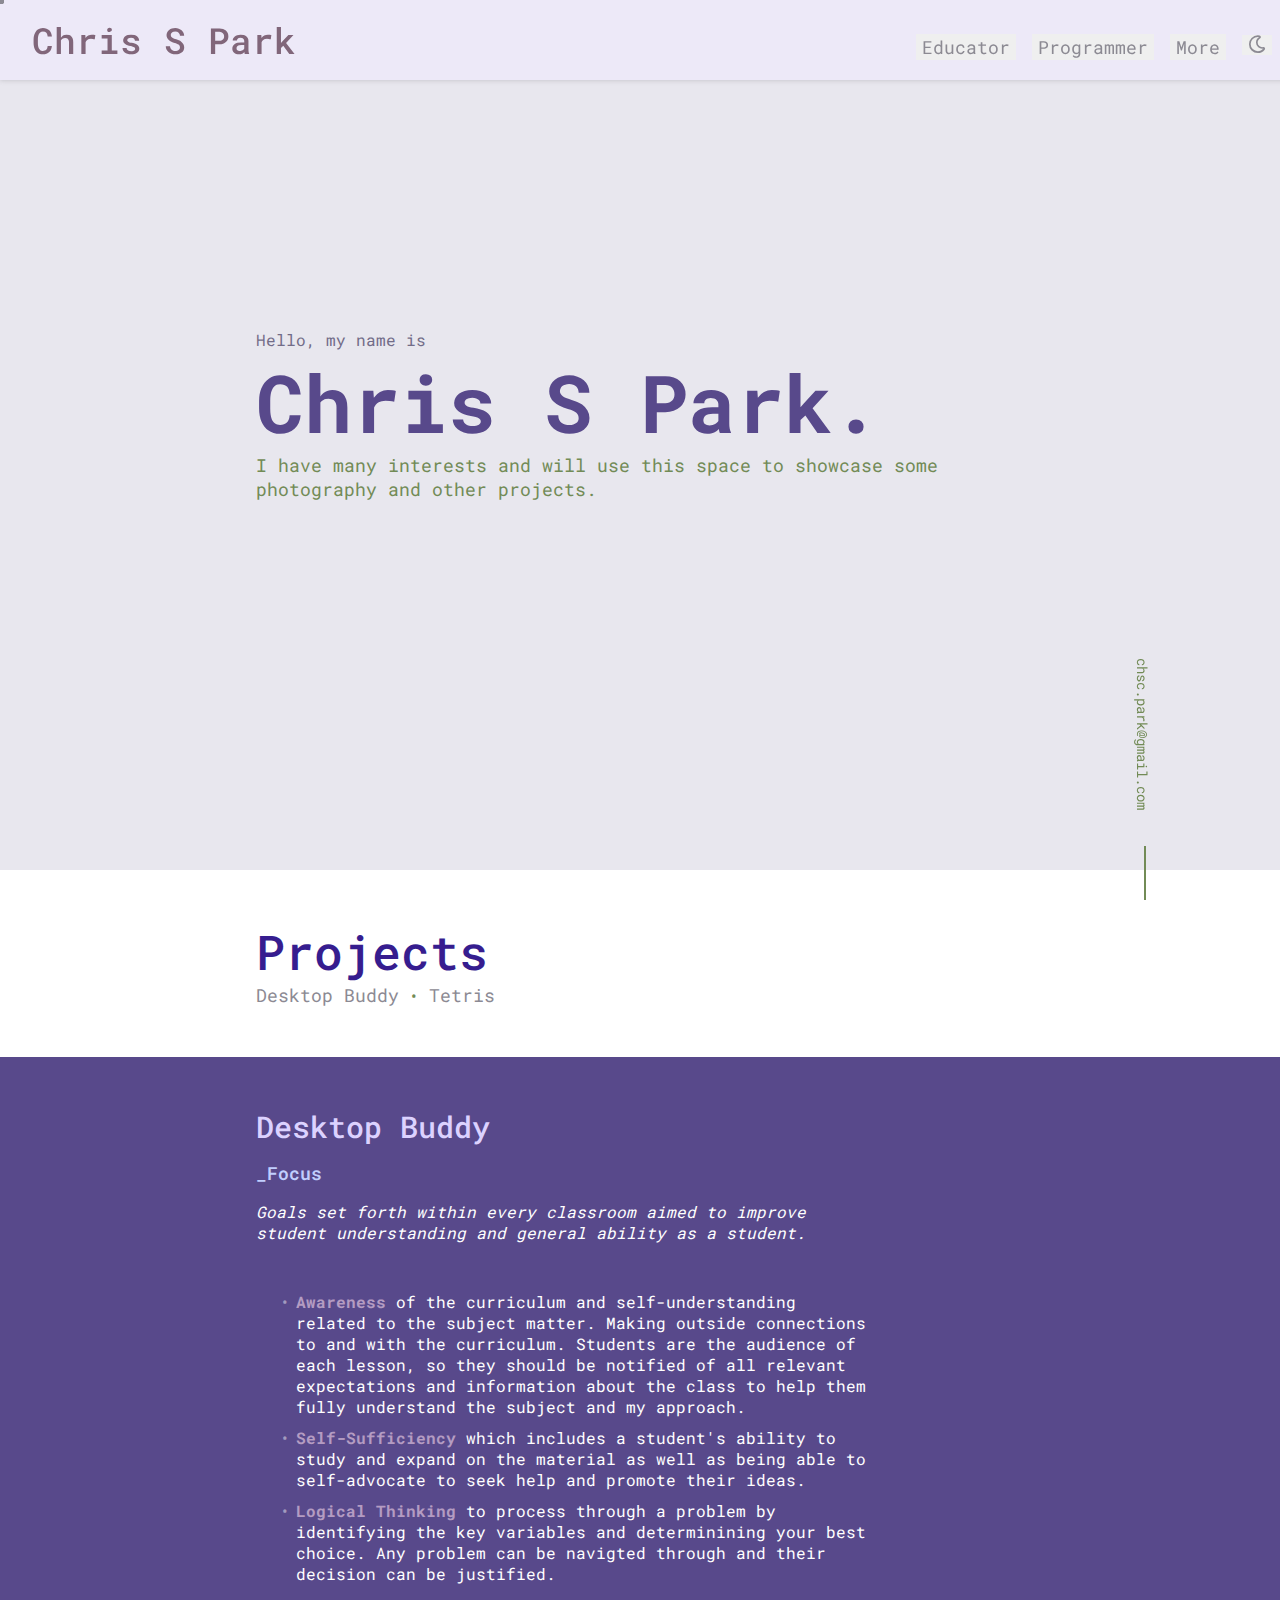
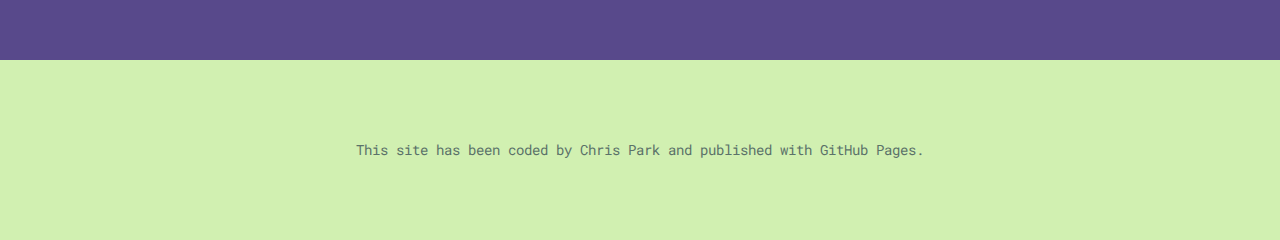
<file: more.html>
<!DOCTYPE html>
<html lang ="en">
    <head> 
        <meta charset="UTF-8">
        <meta http-equiv="X-UA-Compatible" content="IE=edge">
        <meta name="viewport" content="width=device-width, initial-scale=1.0">
        <title>Chris Park</title>
        <link rel="stylesheet" href="style.css">
        <link rel="stylesheet" href="https://use.fontawesome.com/releases/v5.0.7/css/all.css">
        <script defer src="script.js"></script>
    </head>
<body>
    <div class="header" id="header">
    <!-- header with tabs and features -->
    <a href="./educator.html"><div class="logo" id="logo">Chris S Park</div></a>
        <!-- Goes back to the home page -->
        <ul id="navigation">
            <li><div class="dropdown">
                <button class="dropbtn"><a href="./educator.html">Educator</a></button>
                <div class="dropdown-content">
                  <a href="/Subjects/computerscience.html">Computer Science</a>
                  <a href="/Subjects/mathematics.html">Mathematics</a>
                </div>
              </div></li>
            <li><button class="dropbtn"><a href="./programmer.html">Programmer</a></button></li>
            <li><button class="dropbtn"><a href="./more.html">More</a></button></li>
            <li><button class = "dark" onclick ="darkMode()"><div id="theme-btn", class="far fa-moon"></div></button></li>
        </ul>
        
    <!-- TODO: make a light/dark mode button and a contact me -->
    </div>

    <div class="body">
        <div class="sidebar">

        </div>
        <div class="main">
            <div class="intro">
                <div class="name">Hello, my name is</div>
                <div class="namebig">Chris S Park.</div>
                <div class="bio">
                    <p>I have many interests and will use this space to showcase some photography and other projects.</p>
                </div>
            </div>
            <div class="index block">
                <div class="title">Projects</div>
                <div class="contents"><a href="">Desktop Buddy</a> • <a href="">Tetris</a> </div>
            </div>
            <div class="section block">
                <a class="heading blocked", id="Philosophy">Desktop Buddy</a>
                <div class="subheader blocked">_Focus</div>
                <div class="list" id="Focus">
                    <p><i>Goals set forth within every classroom aimed to improve student understanding and general ability as a student.</i></p>
                    <ul>
                        <li><strong>Awareness</strong> of the curriculum and self-understanding related to the subject matter. Making outside connections to and with the curriculum. Students are the audience of each lesson, so they should be notified of all relevant expectations and information about the class to help them fully understand the subject and my approach.</li>
                        <li><strong>Self-Sufficiency</strong> which includes a student's ability to study and expand on the material as well as being able to self-advocate to seek help and promote their ideas.</li>
                        <li><strong>Logical Thinking</strong> to process through a problem by identifying the key variables and determinining your best choice. Any problem can be navigted through and their decision can be justified.</li>
                    </ul>
                </div>


            </div>
        </div>
        <div class="footer">
            <div class="right">This site has been coded by Chris Park and published with GitHub Pages.</div>
        </div>
        <div class="email">
            <a href="mailto:chrsc.park@gmail.com" class="information">chsc.park@gmail.com</a>
            <div class="vl"></div>
        </div>
</body>
</html>
</file>
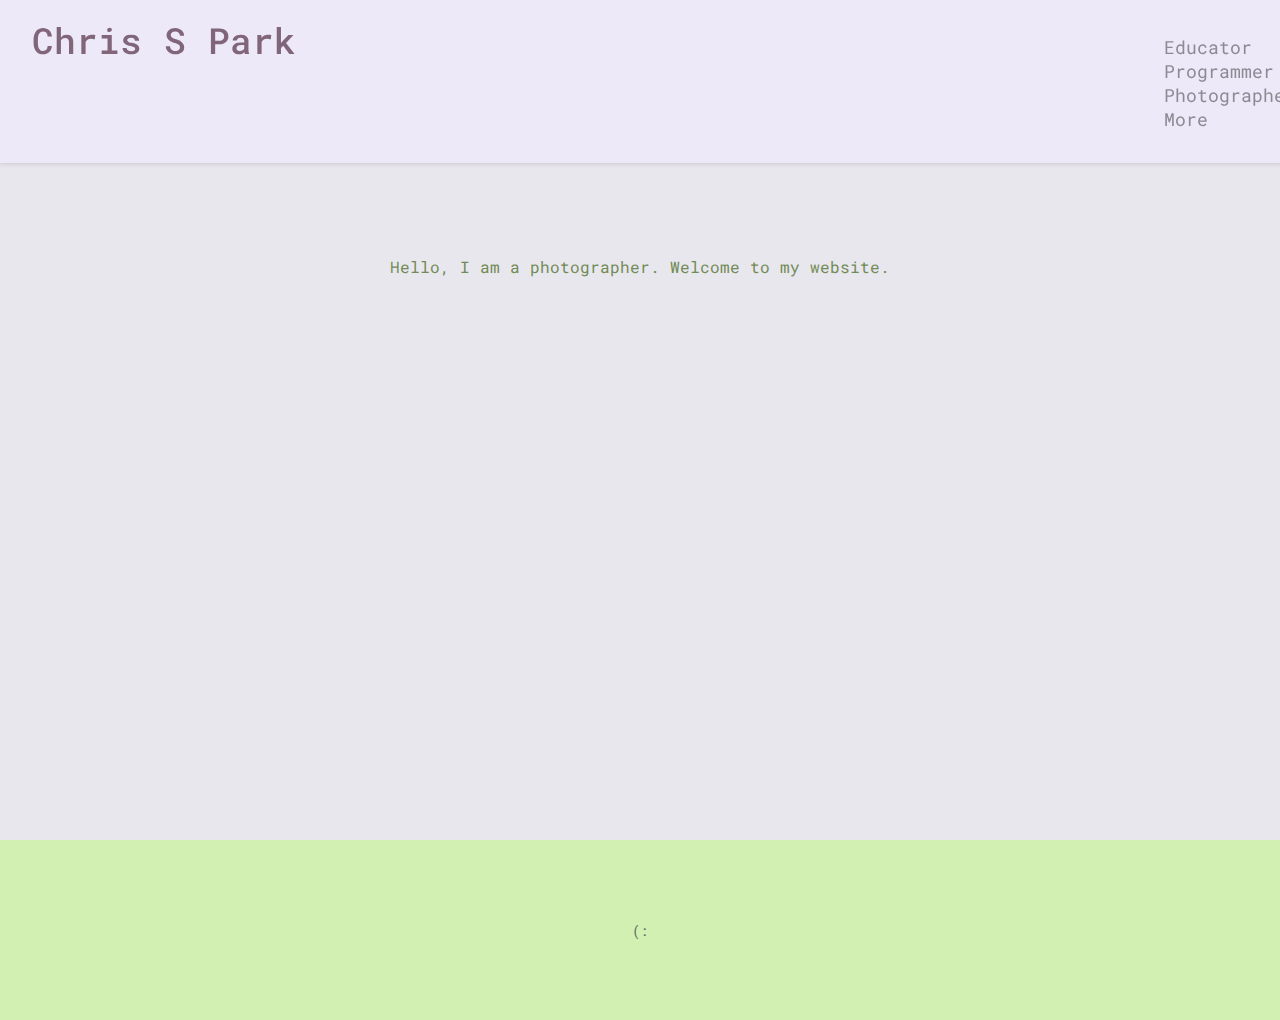
<file: photographer.html>
<!DOCTYPE html>
<html lang ="en">
    <head> 
        <meta charset="UTF-8">
        <meta http-equiv="X-UA-Compatible" content="IE=edge">
        <meta name="viewport" content="iwdth=device-width, initial-scale=1.0">
        <title>Chris Park</title>
        <link rel="stylesheet" href="style.css">
    </head>
<body>
    <div class="header">
    <!-- header with tabs and features -->
    <a href="../Chrispier.github.io/index.html"><div class="logo">Chris S Park</div></a>
        <!-- Goes back to the home page -->
        <ul>
            <li><a href="./educator.html">Educator</a></li>
            <li><a href="./programmer.html">Programmer</a></li>
            <li><a href="./photographer.html">Photographer</a></li>
            <li><a href="./more.html">More</a></li>
        </ul>
    <!-- TODO: make a light/dark mode button and a contact me -->
    </div>

    <div class="body">
        <div class="sidebar">

        </div>
        <div class="info">Hello, I am a photographer. Welcome to my website.</div>
    </div>
    <div class="footer">
        <div class="right">(:</div>
    </div>
</body>
</html>
</file>
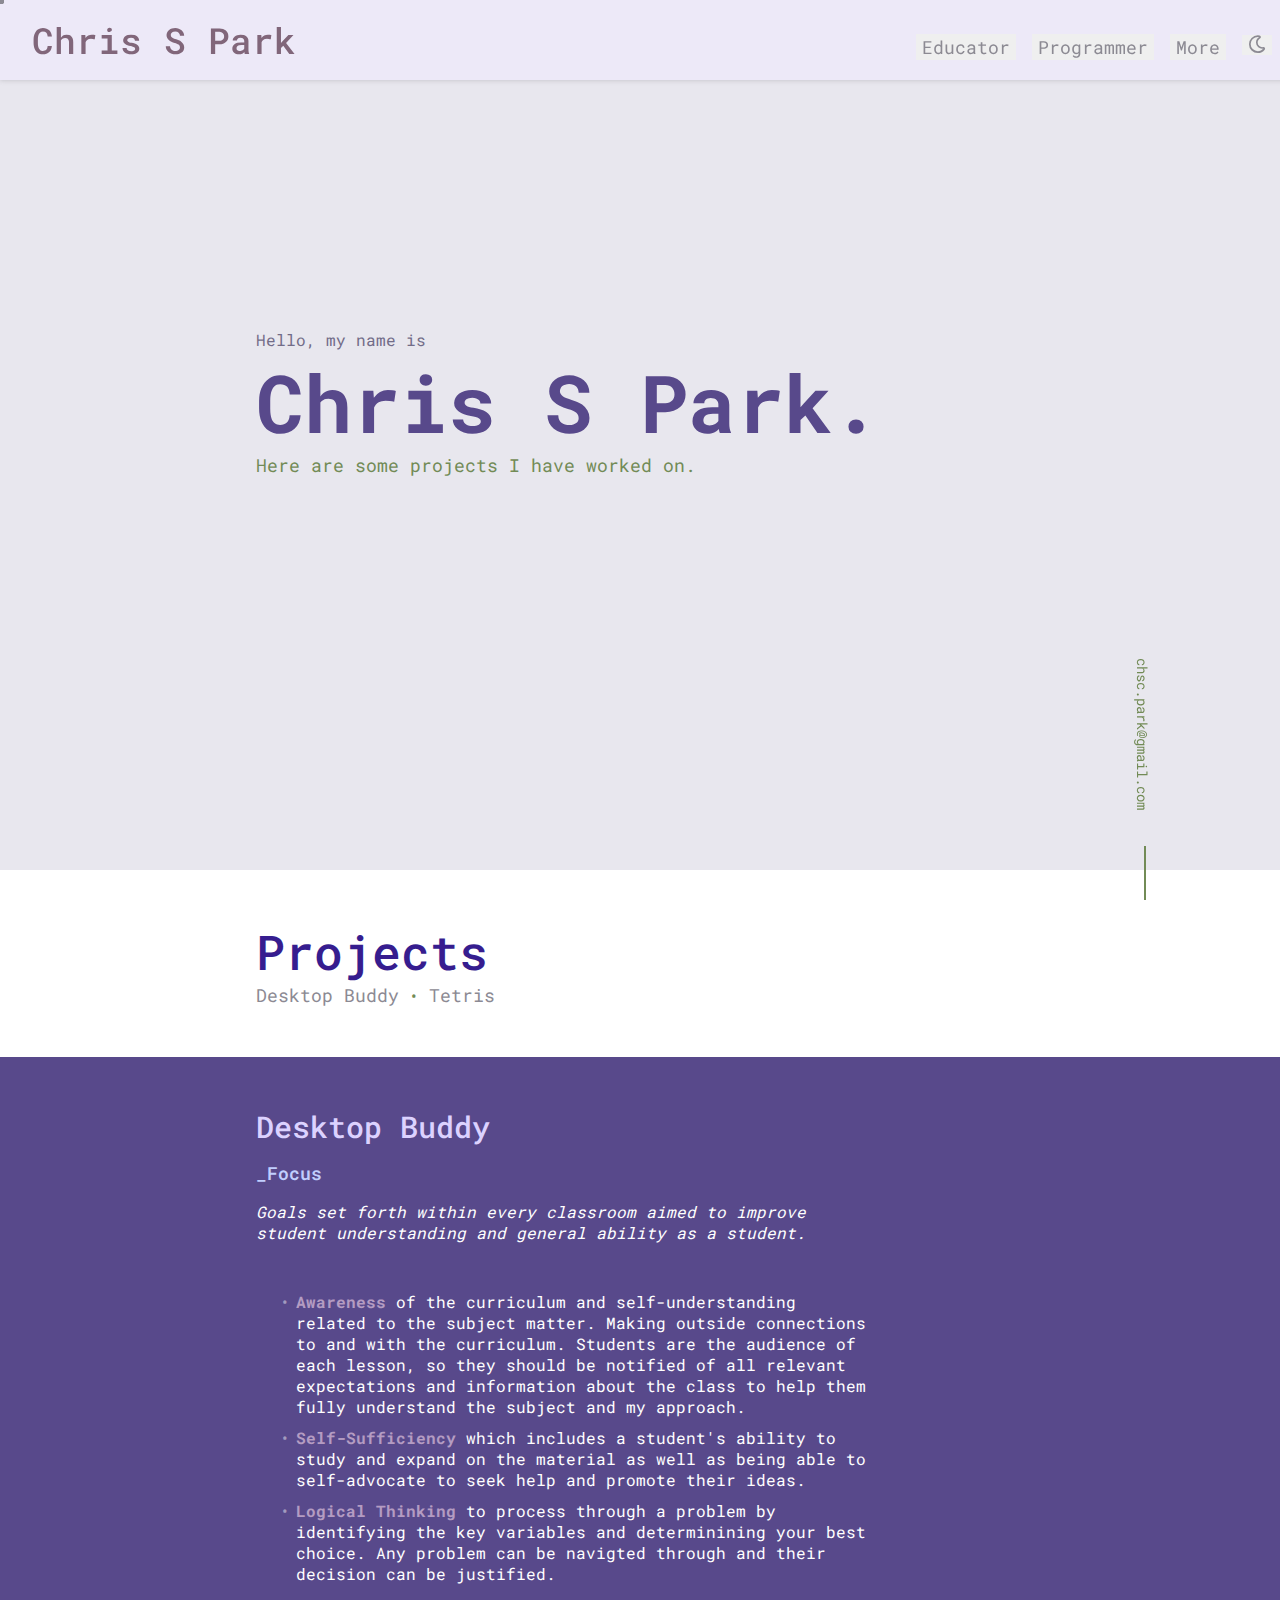
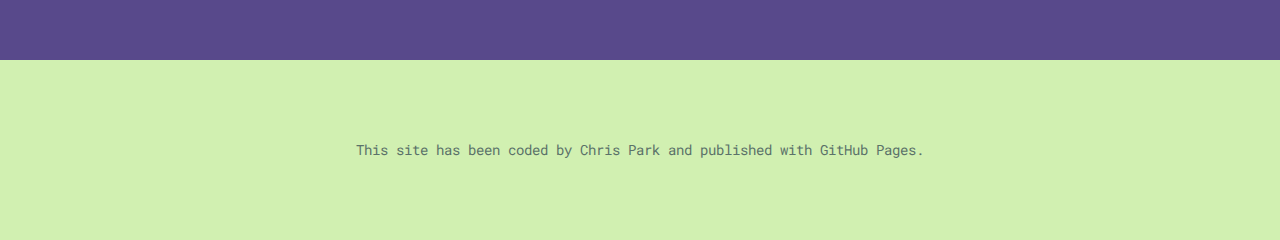
<file: programmer.html>
<!DOCTYPE html>
<html lang ="en">
    <head> 
        <meta charset="UTF-8">
        <meta http-equiv="X-UA-Compatible" content="IE=edge">
        <meta name="viewport" content="width=device-width, initial-scale=1.0">
        <title>Chris Park</title>
        <link rel="stylesheet" href="style.css">
        <link rel="stylesheet" href="https://use.fontawesome.com/releases/v5.0.7/css/all.css">
        <script defer src="script.js"></script>
    </head>
<body>
    <div class="header" id="header">
    <!-- header with tabs and features -->
    <a href="./educator.html"><div class="logo" id="logo">Chris S Park</div></a>
        <!-- Goes back to the home page -->
        <ul id="navigation">
            <li><div class="dropdown">
                <button class="dropbtn"><a href="./educator.html">Educator</a></button>
                <div class="dropdown-content">
                  <a href="/Subjects/computerscience.html">Computer Science</a>
                  <a href="/Subjects/mathematics.html">Mathematics</a>
                </div>
              </div></li>
            <li><button class="dropbtn"><a href="./programmer.html">Programmer</a></button></li>
            <li><button class="dropbtn"><a href="./more.html">More</a></button></li>
            <li><button class = "dark" onclick ="darkMode()"><div id="theme-btn", class="far fa-moon"></div></button></li>
        </ul>
        
    <!-- TODO: make a light/dark mode button and a contact me -->
    </div>

    <div class="body">
        <div class="sidebar">

        </div>
        <div class="main">
            <div class="intro">
                <div class="name">Hello, my name is</div>
                <div class="namebig">Chris S Park.</div>
                <div class="bio">
                    <p>Here are some projects I have worked on.</p>
                </div>
            </div>
            <div class="index block">
                <div class="title">Projects</div>
                <div class="contents"><a href="">Desktop Buddy</a> • <a href="">Tetris</a> </div>
            </div>
            <div class="section block">
                <a class="heading blocked", id="Philosophy">Desktop Buddy</a>
                <div class="subheader blocked">_Focus</div>
                <div class="list" id="Focus">
                    <p><i>Goals set forth within every classroom aimed to improve student understanding and general ability as a student.</i></p>
                    <ul>
                        <li><strong>Awareness</strong> of the curriculum and self-understanding related to the subject matter. Making outside connections to and with the curriculum. Students are the audience of each lesson, so they should be notified of all relevant expectations and information about the class to help them fully understand the subject and my approach.</li>
                        <li><strong>Self-Sufficiency</strong> which includes a student's ability to study and expand on the material as well as being able to self-advocate to seek help and promote their ideas.</li>
                        <li><strong>Logical Thinking</strong> to process through a problem by identifying the key variables and determinining your best choice. Any problem can be navigted through and their decision can be justified.</li>
                    </ul>
                </div>


            </div>
        </div>
        <div class="footer">
            <div class="right">This site has been coded by Chris Park and published with GitHub Pages.</div>
        </div>
        <div class="email">
            <a href="mailto:chrsc.park@gmail.com" class="information">chsc.park@gmail.com</a>
            <div class="vl"></div>
        </div>
</body>
</html>
</file>
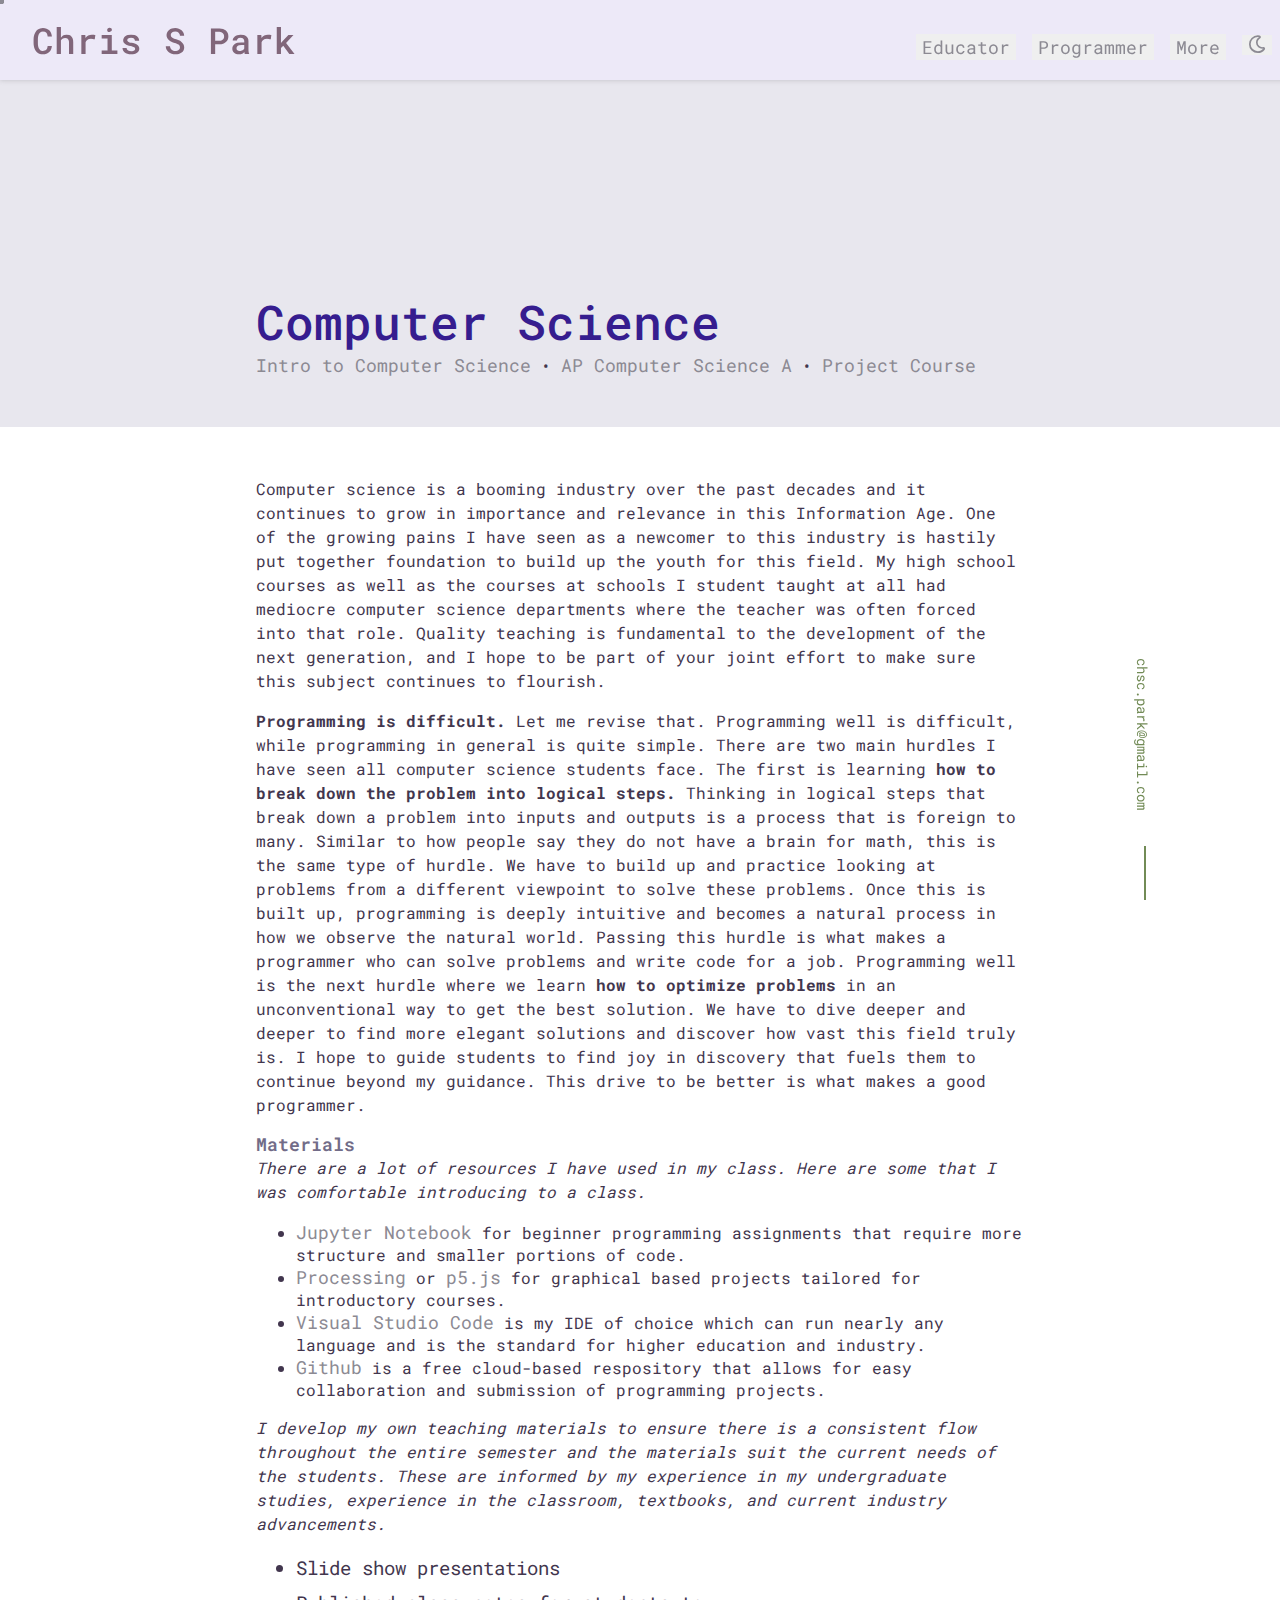
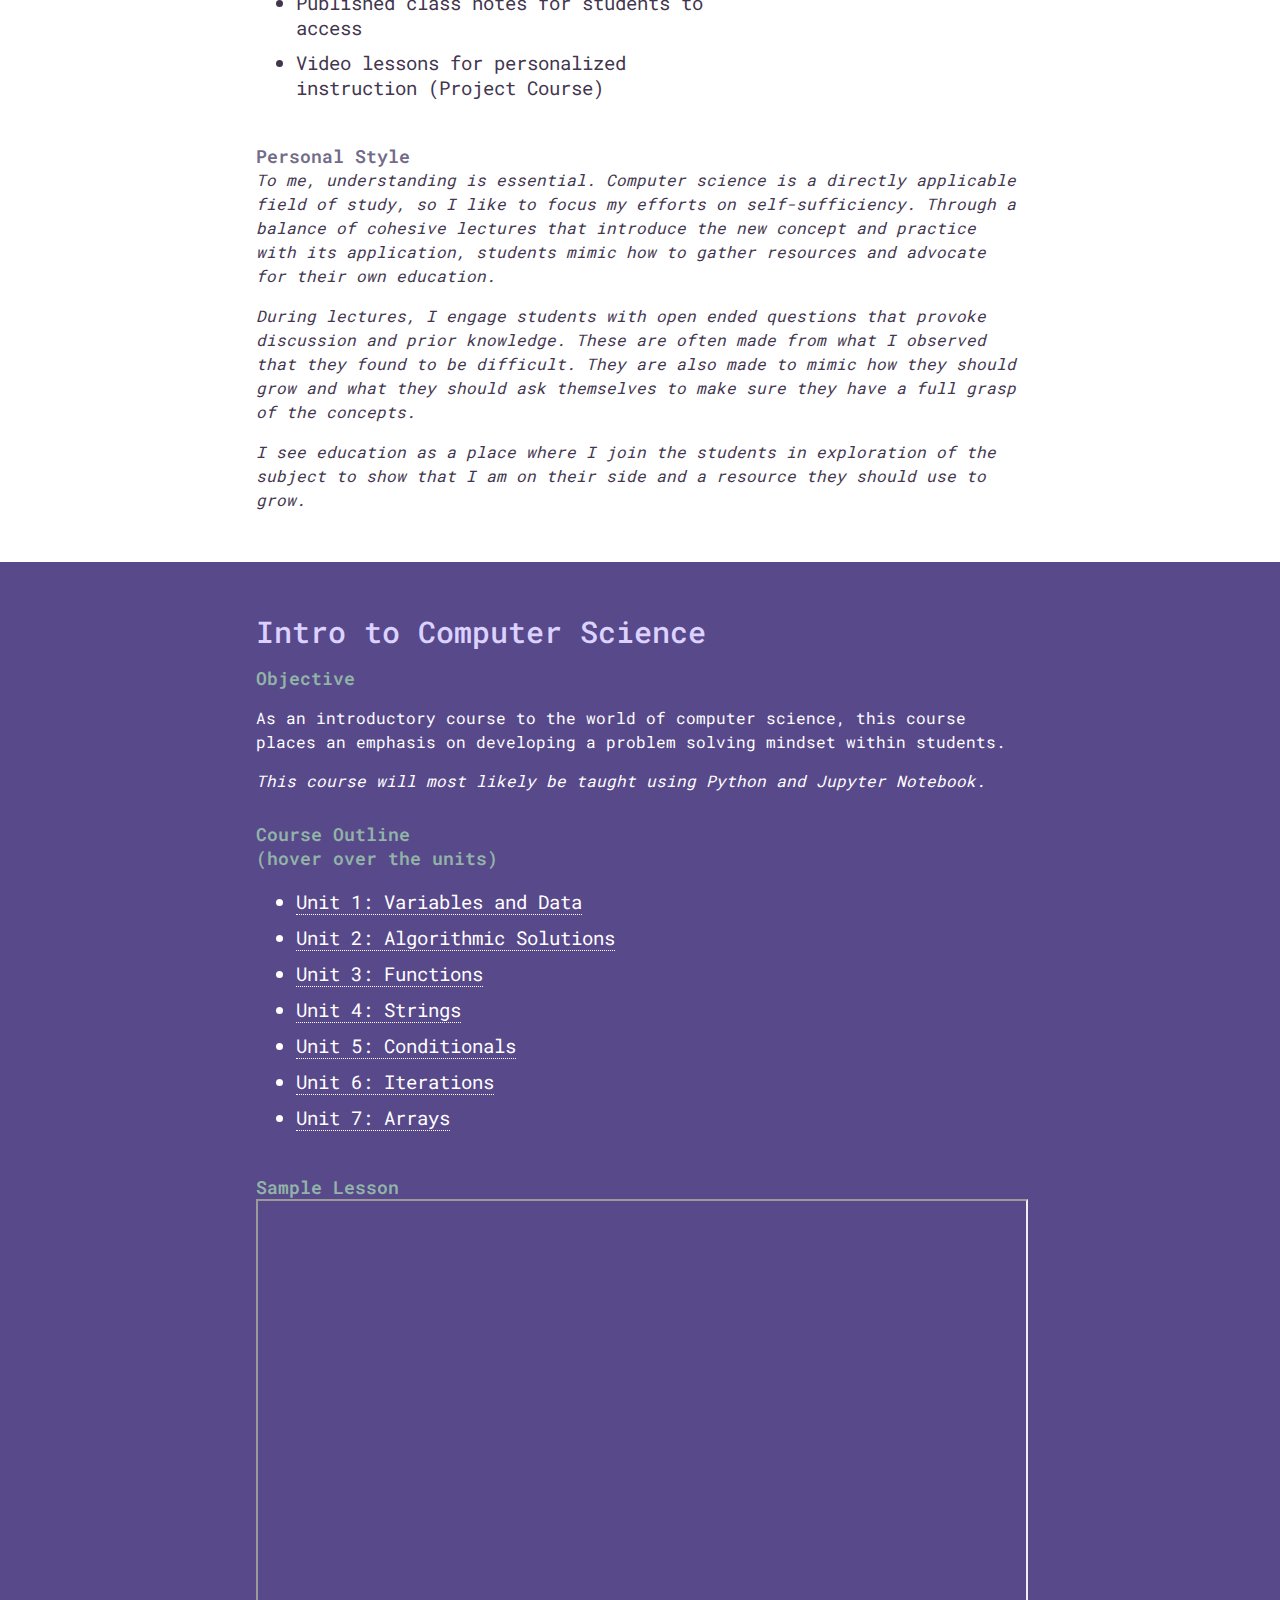
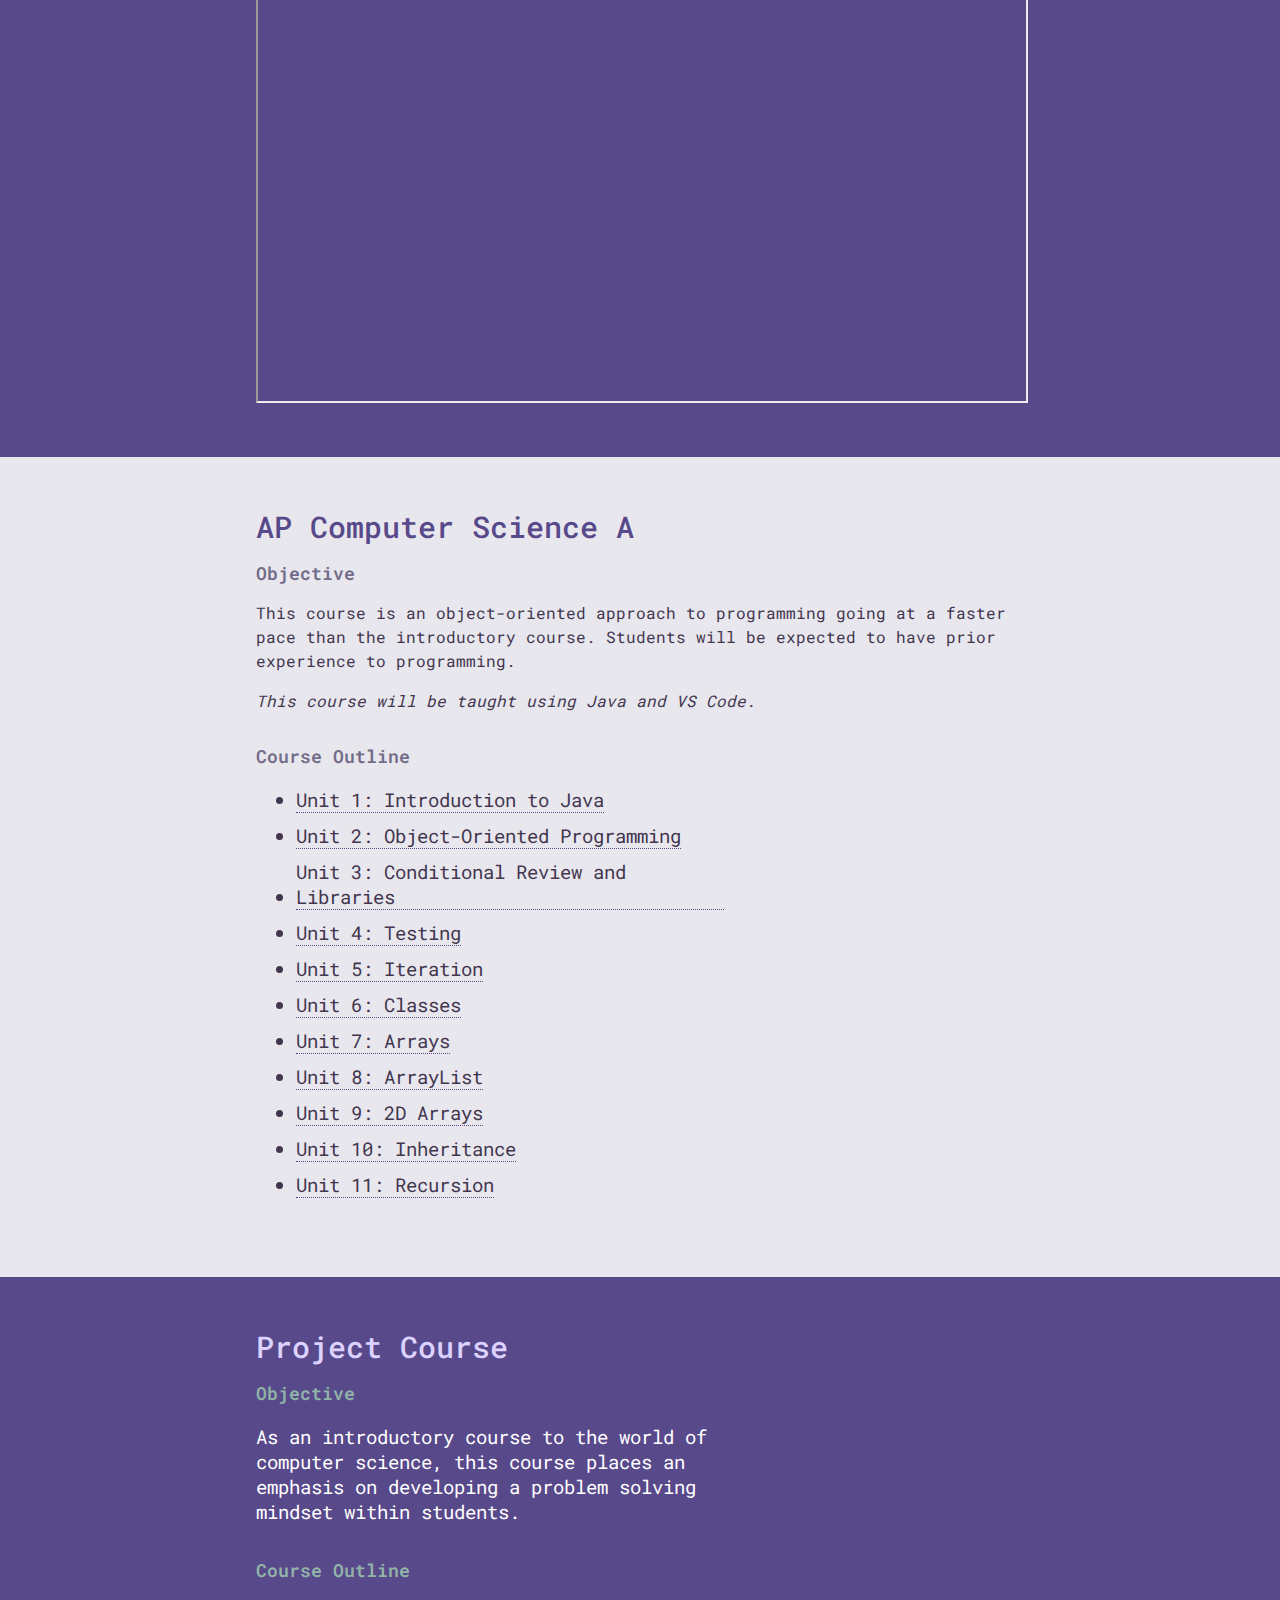
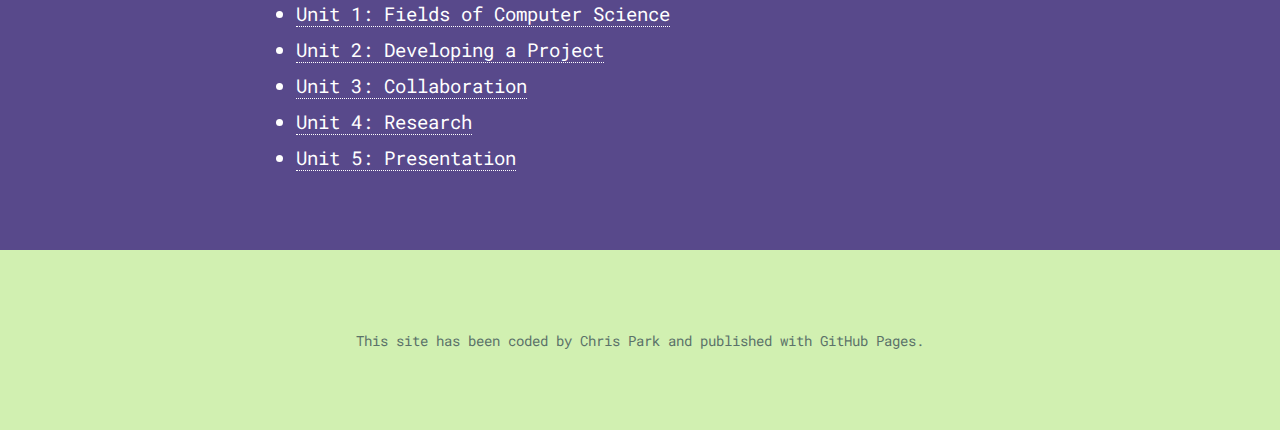
<file: Subjects/computerscience.html>
<!DOCTYPE html>
<html lang ="en">
    <head> 
        <meta charset="UTF-8">
        <meta http-equiv="X-UA-Compatible" content="IE=edge">
        <meta name="viewport" content="width=device-width, initial-scale=1.0">
        <title>Chris Park</title>
        <link rel="stylesheet" href="./subject.css">
        <link rel="stylesheet" href="https://use.fontawesome.com/releases/v5.0.7/css/all.css">
        <script defer src="../script.js"></script>
    </head>
<body>
    <div class="header" id="header">
    <!-- header with tabs and features -->
    <a href=".../Chrispier.github.io/educator.html"><div class="logo" id="logo">Chris S Park</div></a>
        <!-- Goes back to the home page -->
        <ul id="navigation">
            <li><div class="dropdown">
                <button class="dropbtn"><a href="../educator.html">Educator</a></button>
                <div class="dropdown-content">
                  <a href="/Subjects/computerscience.html">Computer Science</a>
                  <a href="/Subjects/mathematics.html">Mathematics</a>
                </div>
              </div></li>
            <li><button class="dropbtn"><a href="../programmer.html">Programmer</a></button></li>
            <li><button class="dropbtn"><a href="../more.html">More</a></button></li>
            <li><button class = "dark" onclick ="darkMode()"><div id="theme-btn", class="far fa-moon"></div></button></li>
        </ul>
    <!-- TODO: make a light/dark mode button and a contact me -->
    </div>

    <div class="body">
        <div class="sidebar">

        </div>
        <div class="main">
            <div class="intro">
            </div>
            <div class="index">
                <div class="title">Computer Science</div>
                <div class="contents"><a name ="pointer1" href="#pointer1">Intro to Computer Science</a> • <a href=#pointer2>AP Computer Science A</a> • <a href=#pointer3>Project Course</a></div>
            </div>
            <div class="index block">
                <div class="text">
                    Computer science is a booming industry over the past decades and it continues to grow in importance and relevance in this Information Age. 
                    One of the growing pains I have seen as a newcomer to this industry is hastily put together foundation to build up the youth for this field.
                    My high school courses as well as the courses at schools I student taught at all had mediocre computer science departments where the teacher was often forced into that role.
                    Quality teaching is fundamental to the development of the next generation, and I hope to be part of your joint effort to make sure this subject continues to flourish.
                </div>
                <p></p>
                <div class="text">
                    <strong>Programming is difficult.</strong> Let me revise that. Programming well is difficult, while programming in general is quite simple. 
                    There are two main hurdles I have seen all computer science students face. The first is learning <strong>how to break down the problem into logical steps.</strong>
                    Thinking in logical steps that break down a problem into inputs and outputs is a process that is foreign to many. Similar to how people say they do not have a brain for math, this is the same type of hurdle.
                    We have to build up and practice looking at problems from a different viewpoint to solve these problems.
                    Once this is built up, programming is deeply intuitive and becomes a natural process in how we observe the natural world. 
                    Passing this hurdle is what makes a programmer who can solve problems and write code for a job. 
                    Programming well is the next hurdle where we learn <strong>how to optimize problems</strong> in an unconventional way to get the best solution. 
                    We have to dive deeper and deeper to find more elegant solutions and discover how vast this field truly is. 
                    I hope to guide students to find joy in discovery that fuels them to continue beyond my guidance. This drive to be better is what makes a good programmer.
                </div>
                <div class="subheader">Materials</div>
                <div class="text"><i>There are a lot of resources I have used in my class. Here are some that I was comfortable introducing to a class.</i></div>
              
                    <ul>
                        <li><a href="https://jupyter.org/">Jupyter Notebook</a>
                             for beginner programming assignments that require more structure and smaller portions of code.</li>
                        <li><a href="https://processing.org/">Processing</a> or <a href="https://p5js.org/">p5.js</a>
                             for graphical based projects tailored for introductory courses.</li>
                        <li><a href="https://code.visualstudio.com/">Visual Studio Code</a>
                             is my IDE of choice which can run nearly any language and is the standard for higher education and industry.</li>
                        <li><a href="https://github.com/">Github</a>
                             is a free cloud-based respository that allows for easy collaboration and submission of programming projects.</li>
                    </ul>
                <div class="text"><i>I develop my own teaching materials to ensure there is a consistent flow throughout the entire semester and the materials suit the current needs of the students. These are informed by my experience in my undergraduate studies, experience in the classroom, textbooks, and current industry advancements.</i></div>
                <div class="list">
                    <ul>
                        <li>Slide show presentations</li>
                        <li>Published class notes for students to access</li>
                        <li>Video lessons for personalized instruction (Project Course)</li>
                    </ul>
                </div>
                <div class="subheader">Personal Style</div>
                <div class="text"><i>To me, understanding is essential. Computer science is a directly applicable field of study, so I like to focus my efforts on self-sufficiency. Through a balance of cohesive lectures that introduce the new concept and practice with its application, students mimic how to gather resources and advocate for their own education.</i></div>
                <p></p>
                <div class="text"><i>During lectures, I engage students with open ended questions that provoke discussion and prior knowledge. These are often made from what I observed that they found to be difficult. They are also made to mimic how they should grow and what they should ask themselves to make sure they have a full grasp of the concepts.</i></div>
                <p></p>
                <div class="text"><i>I see education as a place where I join the students in exploration of the subject to show that I am on their side and a resource they should use to grow.</i></div>
            </div>
            <div class="section block">
                <a class="jumper" id="pointer1"></a>

                <a class="heading blocked", id="">Intro to Computer Science</a>
                <div class="subheader blocked">Objective</div>
                
                <div class="text"><p>As an introductory course to the world of computer science, this course places an emphasis on developing a problem solving mindset within students.</p></div><p><i>This course will most likely be taught using Python and Jupyter Notebook.</i></p>
                
                <div class="subheader blocked">Course Outline <div class="tinytext">(hover over the units)</div></div>
                <div class="list" id="Outline">
                    <ul>
                        <li><div class="tooltip blocked">Unit 1: Variables and Data
                            <span class="tooltiptext">
                                Storing values is fundamental to programming. By using variables, values can be saved and modified to be referred by different people and programs. Naming guidelines and understanding limitations of each data type allows for efficient programming. In this unit, students will be introduced to pseudocode with the use of simple operations and variables.
                            </span>
                        </div></li>
                        <li><div class="tooltip blocked">Unit 2: Algorithmic Solutions
                            <span class="tooltiptext">
                                All solutions are not equal, and finding the best solution is what makes a developer stand out. Procedural programming is a basic way of apporaching problems as they are solved step-by-step in order. Although it may not be the most efficient, it does begin developing a problem solving mindset that breaks down a complex scenario into step-sized components. 
                            </span>                        
                        </div></li>
                        <li><div class="tooltip blocked">Unit 3: Functions
                            <span class="tooltiptext">
                                Programming often involves a repetition of small tasks. For example, adding two values takes a lot of work on the computer's end, but we can simply use the addition symbol to tell the computer what to do. This unit dives into learning how to make instruction sets that can be generalized to solve a common problem. It expands the problem solving mindset to include thinking for other scenarios.
                            </span>
                        </div> </li>
                        <li><div class="tooltip blocked">Unit 4: Strings
                            <span class="tooltiptext">
                                Strings are what programmers call a sequence of characters. It is an unusual data type with how it is stored and how it can be used. In the beginning context, it is a familiar format that allows students to understand objects and the personal functions that an object can have. Projects will be centered around manipulating different strings and prepare students for the concept of arrays.
                            </span>
                        </div> </li>
                        <li><div class="tooltip blocked">Unit 5: Conditionals
                            <span class="tooltiptext">
                                Not all inputs are the same. Conditional statements allow us to now create a branching flow-chart to solve a problem. Variables of the problem are determined and comparisons are made to create a solution to a problem that produces the correct outputs. This is the last step that is fully procedural programming for the students. 
                            </span>
                        </div> </li>
                        <li><div class="tooltip blocked">Unit 6: Iterations
                            <span class="tooltiptext">
                                To optimize a program and to allow it to go beyond human capabilities, there is the tool of iterations. Snippets of code are repeated over an over to manipulate data thousands of times to return a desired result. Problems can not be solved one step at a time now, but the problem has to be generalized to allow a pattern to be seen. 
                            </span>
                        </div> </li>
                        <li><div class="tooltip blocked">Unit 7: Arrays
                            <span class="tooltiptext">
                                This final unit serves as an introduction to the wide array of data types that are used in higher levels of programming. Arrays are a collection of a singular data type which allows for larger programs. Projects can now include large amounts of data and the need for efficient programming can now be felt by the programmers.
                            </span>
                        </div> </li>
                        <!--
                        <li id="intro7">Unit 1: Variables and Data</li>
                            <div class="description" id="descriptionintro1">
                                Storing values is fundamental to programming. By using variables, values can be saved and modified to be referred by different people and programs. Naming guidelines and understanding limitations of each data type allows for efficient programming. In this unit, students will be introduced to pseudocode with the use of simple operations and variables.</div>
                            <button class="details" onclick="readMore('intro1')"id="intro1">Show Details</button>
                        <li>Unit 2: Algorithmic Solutions</li>
                            <div class="description" id="descriptionintro2">
                                All solutions are not equal, and finding the best solution is what makes a developer stand out. Procedural programming is a basic way of apporaching problems as they are solved step-by-step in order. Although it may not be the most efficient, it does begin developing a problem solving mindset that breaks down a complex scenario into step-sized components.</div>
                            <button class="details" onclick="readMore('intro2')"id="intro2">Show Details</button>
                        <li>Unit 3: Functions</li>
                            <div class="description" id="descriptionintro3">Programs repeat a lot of key processes thousands of times. Instead of writing out thousands of instructions, we can create</div>
                            <button class="details" onclick="readMore('intro3')"id="intro3">Show Details</button>
                        <li>Unit 4: Strings</li>
                        <li>Unit 5: Conditionals</li>
                        <li>Unit 6: Iterations</li>
                        <li>Unit 7: Arrays</li>
                        -->
                    </ul>
                </div>
                <!--
                <div class="subheader blocked">Projects</div>
                <div class="text">size test</div>
                -->
                <div class="subheader blocked">Sample Lesson</div>
                <iframe src="Procedural Programming Lesson.pdf" width="100%" height="800px"></iframe> 
                <div class="text"></div>



            </div>
            <div class="section" name ="pointer2" >
                <a class="jumper" id="pointer2"></a>
                <a class="heading" id="">AP Computer Science A</a>
                <div class="subheader">Objective</div>
                <div class="text">
                    <p>This course is an object-oriented approach to programming going at a faster pace than the introductory course. Students will be expected to have prior experience to programming.</p>
                    <p><i>This course will be taught using Java and VS Code.</i></p>
                </div>
                <div class="subheader">Course Outline</div>
                <div class="list" id="Outline">
                    <ul>
                        <li><div class="tooltip">Unit 1: Introduction to Java
                            <span class="tooltiptext">

                            </span>
                        </div> </li>
                        <li><div class="tooltip">Unit 2: Object-Oriented Programming
                            <span class="tooltiptext">
                                
                            </span>
                        </div> </li>
                        <li><div class="tooltip">Unit 3: Conditional Review and Libraries
                            <span class="tooltiptext">
                                
                            </span>
                        </div> </li>
                        <li><div class="tooltip">Unit 4: Testing
                            <span class="tooltiptext">
                                
                            </span>
                        </div> </li>
                        <li><div class="tooltip">Unit 5: Iteration
                            <span class="tooltiptext">
                                
                            </span>
                        </div> </li>
                        <li><div class="tooltip">Unit 6: Classes
                            <span class="tooltiptext">
                                
                            </span>
                        </div> </li>
                        <li><div class="tooltip">Unit 7: Arrays
                            <span class="tooltiptext">
                                
                            </span>
                        </div> </li>
                        <li><div class="tooltip">Unit 8: ArrayList
                            <span class="tooltiptext">
                                
                            </span>
                        </div> </li>
                        <li><div class="tooltip">Unit 9: 2D Arrays
                            <span class="tooltiptext">
                                
                            </span>
                        </div> </li>
                        <li><div class="tooltip">Unit 10: Inheritance
                            <span class="tooltiptext">
                                
                            </span>
                        </div> </li>
                        <li><div class="tooltip">Unit 11: Recursion
                            <span class="tooltiptext">
                                
                            </span>
                        </div> </li>
                    </ul>
                </div>
                <!--
                <div class="subheader">Projects</div>
                <div class="text">size test</div>
                <div class="subheader">Sample Lesson</div>
                <iframe src="" width="100%" height="800px"></iframe> 
                <div class="text"></div>
                -->
            </div>



            <div class="section block">
                <a class="jumper" id="pointer3"></a>
                <a class="heading blocked", id ="">Project Course</a>
                <div class="subheader blocked">Objective</div>
                <div class="list" id="Focus">
                    <p>As an introductory course to the world of computer science, this course places an emphasis on developing a problem solving mindset within students.</p>
                </div>
                <div class="subheader blocked">Course Outline</div>
                <div class="list" id="Outline">
                    <ul>
                        <li><div class="tooltip blocked">Unit 1: Fields of Computer Science
                            <span class="tooltiptext">
                                This field of study immediately branches out to dozens of concentrations to focus on. This unit dabbles within multiple field categories such as Artifical Intelligence, Networks, and Graphics, while providing an insight on what kinds of projects can be accomplished in a year. 
                            </span>
                        </div> </li>
                        <li><div class="tooltip blocked">Unit 2: Developing a Project
                            <span class="tooltiptext">
                                
                            </span>
                        </div> </li>
                        <li><div class="tooltip blocked">Unit 3: Collaboration
                            <span class="tooltiptext">
                                
                            </span>
                        </div> </li>
                        <li><div class="tooltip blocked">Unit 4: Research
                            <span class="tooltiptext">
                                
                            </span>
                        </div> </li>
                        <li><div class="tooltip blocked">Unit 5: Presentation
                            <span class="tooltiptext">
                                
                            </span>
                        </div> </li>
                    </ul>
                </div>
                <!--
                <div class="subheader blocked">Projects</div>
                <div class="text">size test</div>
                <div class="subheader blocked">Sample Lesson</div>
                <div class="text">size test</div>
                -->
            </div>
           
        </div>
    <div class="footer">
        <div class="right">This site has been coded by Chris Park and published with GitHub Pages.</div>
    </div>
    <div class="email">
        <a href="mailto:chrsc.park@gmail.com" class="information">chsc.park@gmail.com</a>
        <div class="vl"></div>
    </div>
</body>
</html>
</file>
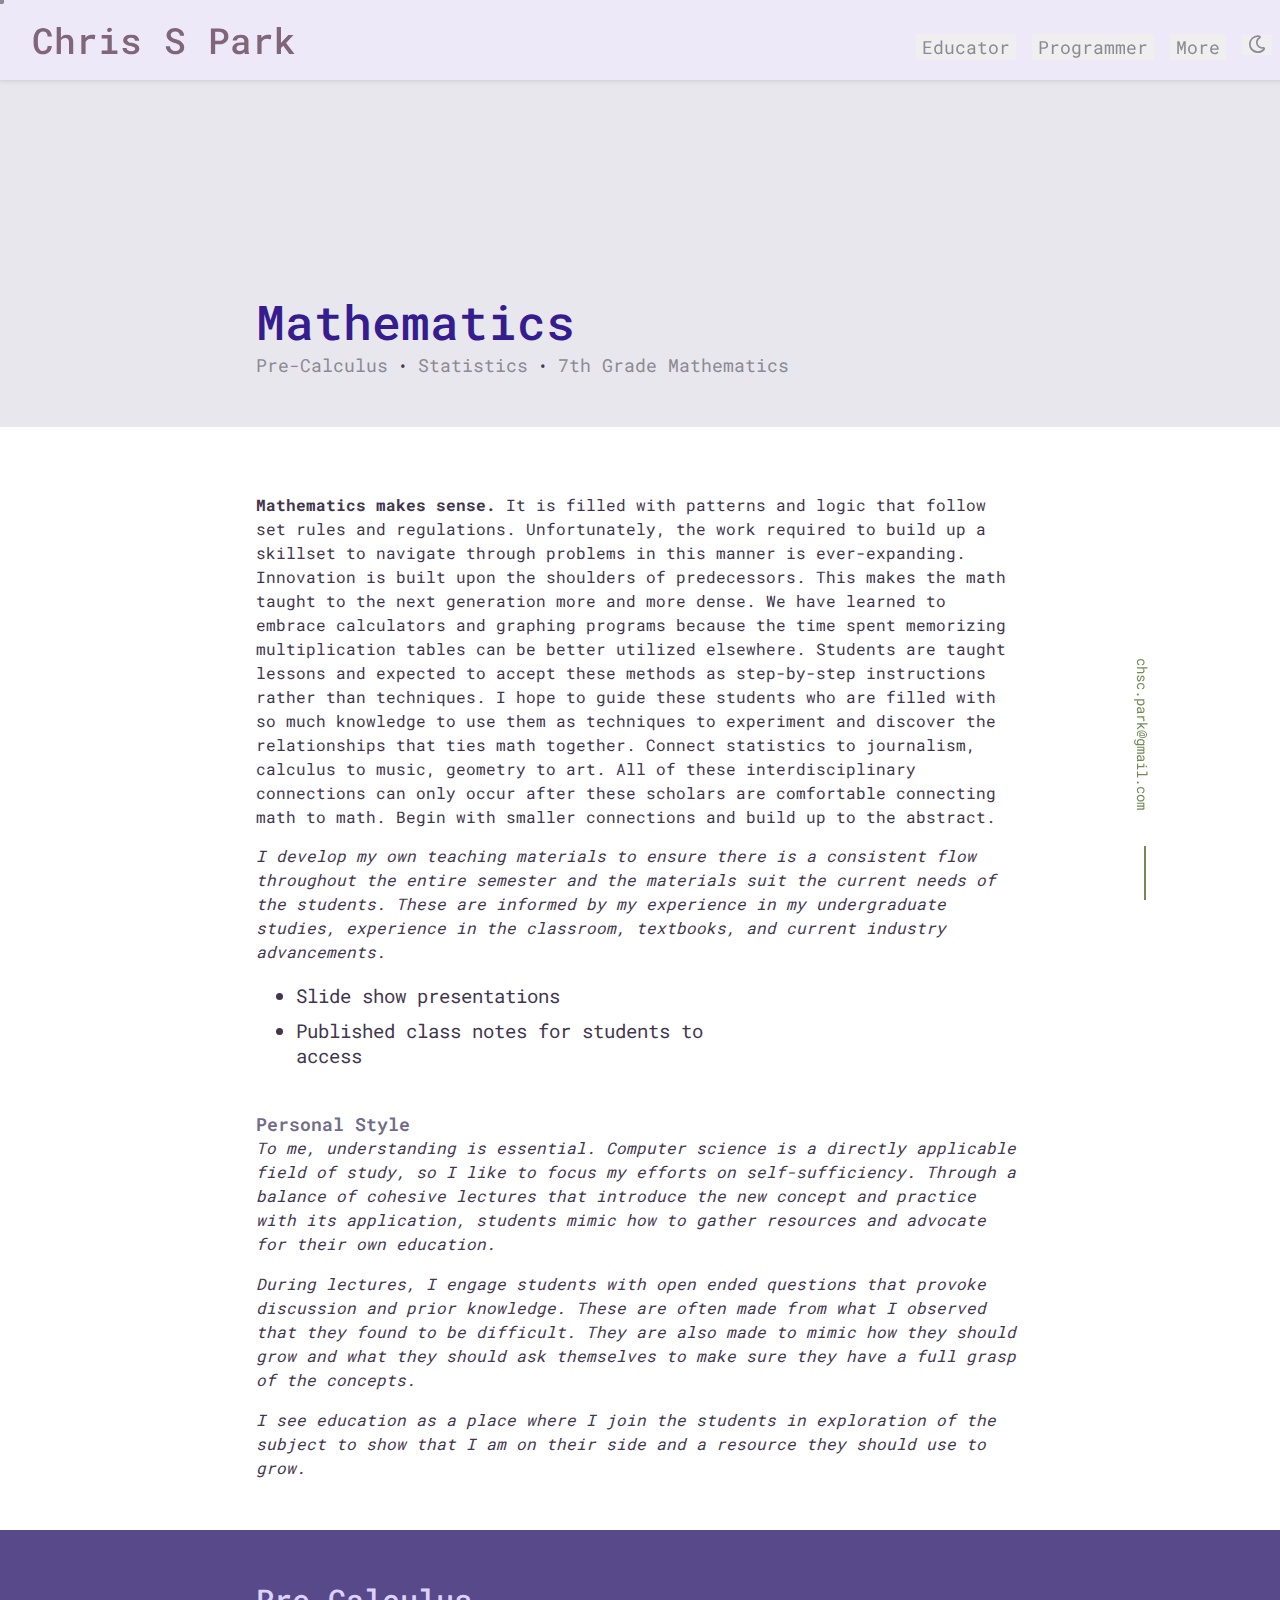
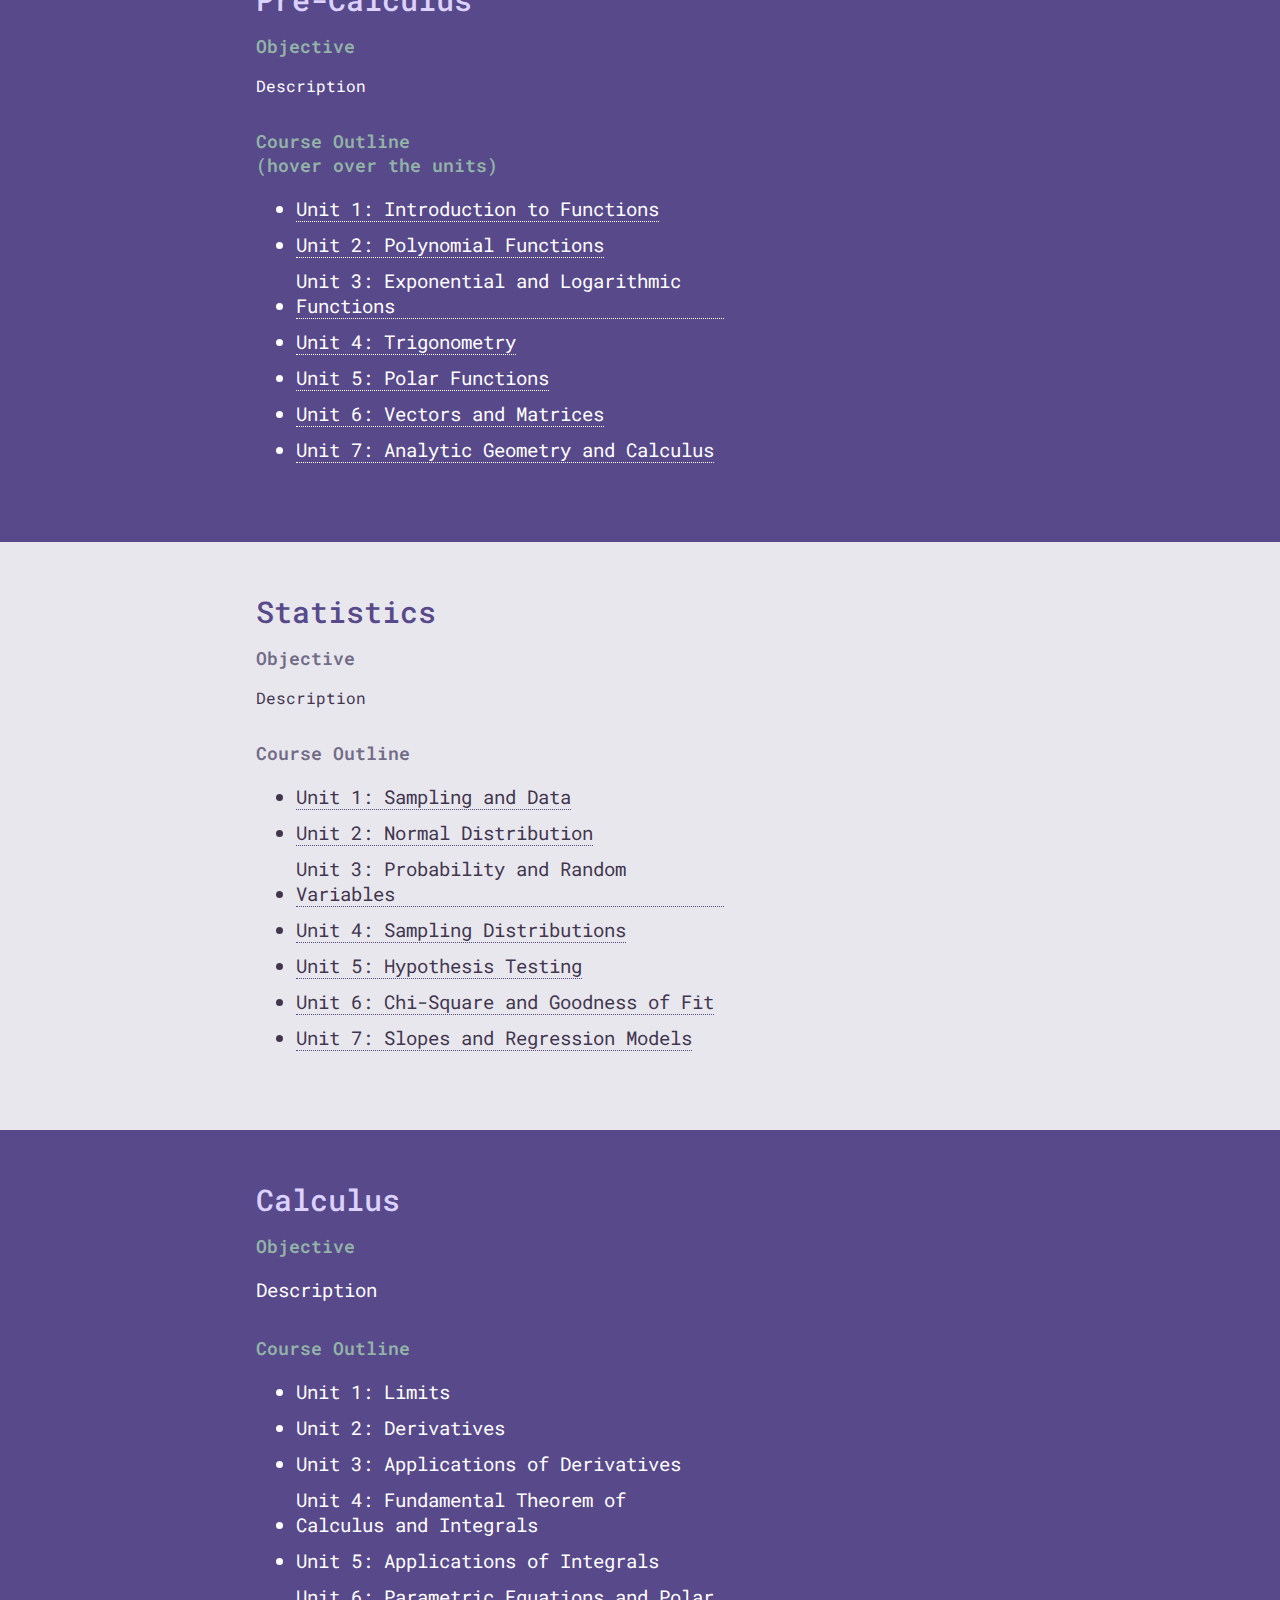
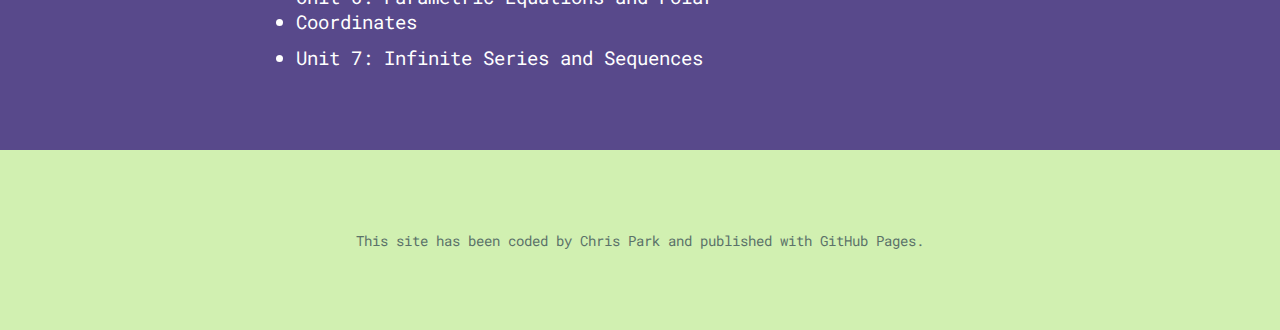
<file: Subjects/mathematics.html>
<!DOCTYPE html>
<html lang ="en">
    <head> 
        <meta charset="UTF-8">
        <meta http-equiv="X-UA-Compatible" content="IE=edge">
        <meta name="viewport" content="width=device-width, initial-scale=1.0">
        <title>Chris Park</title>
        <link rel="stylesheet" href="./subject.css">
        <link rel="stylesheet" href="https://use.fontawesome.com/releases/v5.0.7/css/all.css">
        <script defer src="../script.js"></script>
    </head>
<body>
    <div class="header" id="header">
    <!-- header with tabs and features -->
    <a href=".../Chrispier.github.io/educator.html"><div class="logo" id="logo">Chris S Park</div></a>
        <!-- Goes back to the home page -->
        <ul id="navigation">
            <li><div class="dropdown">
                <button class="dropbtn"><a href="../educator.html">Educator</a></button>
                <div class="dropdown-content">
                  <a href="/Subjects/computerscience.html">Computer Science</a>
                  <a href="/Subjects/mathematics.html">Mathematics</a>
                </div>
              </div></li>
            <li><button class="dropbtn"><a href="../programmer.html">Programmer</a></button></li>
            <li><button class="dropbtn"><a href="../more.html">More</a></button></li>
            <li><button class = "dark" onclick ="darkMode()"><div id="theme-btn", class="far fa-moon"></div></button></li>
        </ul>
    <!-- TODO: make a light/dark mode button and a contact me -->
    </div>

    <div class="body">
        <div class="sidebar">

        </div>
        <div class="main">
            <div class="intro">
            </div>
            <div class="index">
                <div class="title">Mathematics</div>
                <div class="contents"><a name ="pointer1" href="#pointer1">Pre-Calculus</a> • <a href=#pointer2>Statistics</a> • <a href=#pointer3>7th Grade Mathematics</a></div>
            </div>
            <div class="index block">
                <div class="text">
                    
                </div>
                <p></p>
                <div class="text">
                    <strong>Mathematics makes sense.</strong> It is filled with patterns and logic that follow set rules and regulations. Unfortunately, the work required to build up a skillset to navigate through problems in this manner is ever-expanding.
                    Innovation is built upon the shoulders of predecessors. This makes the math taught to the next generation more and more dense. We have learned to embrace calculators and graphing programs because the time spent memorizing multiplication tables can be better utilized elsewhere.
                    Students are taught lessons and expected to accept these methods as step-by-step instructions rather than techniques. I hope to guide these students who are filled with so much knowledge to use them as techniques to experiment and discover the relationships that ties math together. 
                    Connect statistics to journalism, calculus to music, geometry to art. All of these interdisciplinary connections can only occur after these scholars are comfortable connecting math to math. Begin with smaller connections and build up to the abstract.
                </div>
                <!--
                <div class="subheader">Materials</div>
                <div class="text"><i>There are a lot of potentional resources I would like to use in my class. Here are some that I am comfortable introducing to a class.</i></div>
              
                    <ul>
                        <li><a href="https://jupyter.org/">Jupyter Notebook</a>
                             for beginner programming assignments that require more structure and smaller portions of code.</li>
                        <li><a href="https://processing.org/">Processing</a> or <a href="https://p5js.org/">p5.js</a>
                             for graphical based projects tailored for introductory courses.</li>
                        <li><a href="https://code.visualstudio.com/">Visual Studio Code</a>
                             is my IDE of choice which can run nearly any language and is the standard for higher education and industry.</li>
                        <li><a href="https://github.com/">Github</a>
                             is a free cloud-based respository that allows for easy collaboration and submission of programming projects.</li>
                    </ul>
                -->
                <div class = "subheader"> </div>
                <div class="text"><i>I develop my own teaching materials to ensure there is a consistent flow throughout the entire semester and the materials suit the current needs of the students. These are informed by my experience in my undergraduate studies, experience in the classroom, textbooks, and current industry advancements.</i></div>
                
                <div class="list">
                    <ul>
                        <li>Slide show presentations</li>
                        <li>Published class notes for students to access</li>
                    </ul>
                </div>
                <div class="subheader">Personal Style</div>
                <div class="text"><i>To me, understanding is essential. Computer science is a directly applicable field of study, so I like to focus my efforts on self-sufficiency. Through a balance of cohesive lectures that introduce the new concept and practice with its application, students mimic how to gather resources and advocate for their own education.</i></div>
                <p></p>
                <div class="text"><i>During lectures, I engage students with open ended questions that provoke discussion and prior knowledge. These are often made from what I observed that they found to be difficult. They are also made to mimic how they should grow and what they should ask themselves to make sure they have a full grasp of the concepts.</i></div>
                <p></p>
                <div class="text"><i>I see education as a place where I join the students in exploration of the subject to show that I am on their side and a resource they should use to grow.</i></div>
            </div>
            <div class="section block">
                <a class="jumper" id="pointer1"></a>

                <a class="heading blocked", id="">Pre-Calculus</a>
                <div class="subheader blocked">Objective</div>
                
                <div class="text"><p>Description</p></div>
                
                <div class="subheader blocked">Course Outline <div class="tinytext">(hover over the units)</div></div>
                <div class="list" id="Outline">
                    <ul>
                        <li><div class="tooltip blocked">Unit 1: Introduction to Functions 
                            <span class="tooltiptext">
                            </span>
                        </div></li>
                        <li><div class="tooltip blocked">Unit 2: Polynomial Functions 
                            <span class="tooltiptext">
                            </span>
                        </div></li>
                        <li><div class="tooltip blocked">Unit 3: Exponential and Logarithmic Functions
                            <span class="tooltiptext">
                            </span>
                        </div> </li>
                        <li><div class="tooltip blocked">Unit 4: Trigonometry
                            <span class="tooltiptext">
                            </span>
                        </div> </li>
                        <li><div class="tooltip blocked">Unit 5: Polar Functions
                            <span class="tooltiptext">
                            </span>
                        </div> </li>
                        <li><div class="tooltip blocked">Unit 6: Vectors and Matrices
                            <span class="tooltiptext">
                            </span>
                        </div> </li>
                        <li><div class="tooltip blocked">Unit 7: Analytic Geometry and Calculus
                            <span class="tooltiptext">
                            </span>
                        </div> </li>
                        <!--
                        <li id="intro7">Unit 1: Variables and Data</li>
                            <div class="description" id="descriptionintro1">
                                Storing values is fundamental to programming. By using variables, values can be saved and modified to be referred by different people and programs. Naming guidelines and understanding limitations of each data type allows for efficient programming. In this unit, students will be introduced to pseudocode with the use of simple operations and variables.</div>
                            <button class="details" onclick="readMore('intro1')"id="intro1">Show Details</button>
                        <li>Unit 2: Algorithmic Solutions</li>
                            <div class="description" id="descriptionintro2">
                                All solutions are not equal, and finding the best solution is what makes a developer stand out. Procedural programming is a basic way of apporaching problems as they are solved step-by-step in order. Although it may not be the most efficient, it does begin developing a problem solving mindset that breaks down a complex scenario into step-sized components.</div>
                            <button class="details" onclick="readMore('intro2')"id="intro2">Show Details</button>
                        <li>Unit 3: Functions</li>
                            <div class="description" id="descriptionintro3">Programs repeat a lot of key processes thousands of times. Instead of writing out thousands of instructions, we can create</div>
                            <button class="details" onclick="readMore('intro3')"id="intro3">Show Details</button>
                        <li>Unit 4: Strings</li>
                        <li>Unit 5: Conditionals</li>
                        <li>Unit 6: Iterations</li>
                        <li>Unit 7: Arrays</li>
                        -->
                    </ul>
                </div>
                <!--
                <div class="subheader blocked">Projects</div>
                <div class="text">size test</div>
                <div class="subheader blocked">Sample Lesson</div>
                <iframe src="Procedural Programming Lesson.pdf" width="100%" height="800px"></iframe> 
                <div class="text"></div>
                -->


            </div>
            <div class="section" name ="pointer2" >
                <a class="jumper" id="pointer2"></a>
                <a class="heading" id="">Statistics</a>
                <div class="subheader">Objective</div>
                <div class="text">
                    <p>Description</p>
                </div>
                <div class="subheader">Course Outline</div>
                <div class="list" id="Outline">
                    <ul>
                        <li><div class="tooltip">Unit 1: Sampling and Data
                            <span class="tooltiptext">

                            </span>
                        </div> </li>
                        <li><div class="tooltip">Unit 2: Normal Distribution
                            <span class="tooltiptext">
                                
                            </span>
                        </div> </li>
                        <li><div class="tooltip">Unit 3: Probability and Random Variables
                            <span class="tooltiptext">
                                
                            </span>
                        </div> </li>
                        <li><div class="tooltip">Unit 4: Sampling Distributions
                            <span class="tooltiptext">
                                
                            </span>
                        </div> </li>
                        <li><div class="tooltip">Unit 5: Hypothesis Testing
                            <span class="tooltiptext">
                                
                            </span>
                        </div> </li>
                        <li><div class="tooltip">Unit 6: Chi-Square and Goodness of Fit
                            <span class="tooltiptext">
                                
                            </span>
                        </div> </li>
                        <li><div class="tooltip">Unit 7: Slopes and Regression Models
                            <span class="tooltiptext">
                                
                            </span>
                        </div> </li>
                    </ul>
                </div>
                <!--
                <div class="subheader">Projects</div>
                <div class="text">size test</div>
                <div class="subheader">Sample Lesson</div>
                <iframe src="" width="100%" height="800px"></iframe> 
                <div class="text"></div>
                -->
            </div>



            <div class="section block">
                <a class="jumper" id="pointer3"></a>
                <a class="heading blocked", id ="">Calculus</a>
                <div class="subheader blocked">Objective</div>
                <div class="list" id="Focus">
                    <p>Description</p>
                </div>
                <div class="subheader blocked">Course Outline</div>
                <div class="list" id="Outline">
                    <ul>
                        <li><div class="tooltip">Unit 1: Limits 
                            <span class="tooltiptext">
                                
                            </span>
                        </div> </li>
                        <li><div class="tooltip">Unit 2: Derivatives
                            <span class="tooltiptext">
                                
                            </span>
                        </div> </li>
                        <li><div class="tooltip">Unit 3: Applications of Derivatives
                            <span class="tooltiptext">
                                
                            </span>
                        </div> </li>
                        <li><div class="tooltip">Unit 4: Fundamental Theorem of Calculus and Integrals
                            <span class="tooltiptext">
                                
                            </span>
                        </div> </li>
                        <li><div class="tooltip">Unit 5: Applications of Integrals
                            <span class="tooltiptext">
                                
                            </span>
                        </div> </li>
                        <li><div class="tooltip">Unit 6: Parametric Equations and Polar Coordinates
                            <span class="tooltiptext">
                                
                            </span>
                        </div> </li>
                        <li><div class="tooltip">Unit 7: Infinite Series and Sequences
                            <span class="tooltiptext">
                                
                            </span>
                        </div> </li>
                    </ul>
                </div>
                <!--
                <div class="subheader blocked">Projects</div>
                <div class="text">size test</div>
                <div class="subheader blocked">Sample Lesson</div>
                <div class="text">size test</div>
                -->
            </div>
           
        </div>
    <div class="footer">
        <div class="right">This site has been coded by Chris Park and published with GitHub Pages.</div>
    </div>
    <div class="email">
        <a href="mailto:chrsc.park@gmail.com" class="information">chsc.park@gmail.com</a>
        <div class="vl"></div>
    </div>
</body>
</html>
</file>
<file: style.css>
.MouseTrail {
    position: absolute;
    height: 7px; width: 7px;
    border-radius: 4px;
    pointer-events: none;
    background: #8C8A93;
    z-index: 999;
  }

body{
    height:100vh;
    background-color: #e8e7ee;
    margin:0;
    cursor: none;
    font-family: robotoFont, sans-serif;
    display: flex;
    flex-direction: column;
    justify-content: space-between;
    padding-top: 120px;
}

@font-face {
    font-family: robotoFont;
    src: url(../RobotoMono-VariableFont_wght.ttf);
  }

.header{
    margin:0;
    display: flex;
    justify-content:space-between;
    align-items: baseline;
    padding: 16px;
    padding-top: 16px;
    color: #8C8A93;
    background-color: #ede9f8;
    /*fix the header at the top*/
    position:fixed;
    top:0;
    /*higher z-index means it shows on top*/
    z-index: 998;
    width: 100%;
    box-shadow: 0px 0px 5px #605e644f;
}


/* Dropdown Button */
.dropbtn {

    border: none;
  }
  
  /* The container <div> - needed to position the dropdown content */
  .dropdown {
    position: relative;
    display: inline-block;
  }
  
  /* Dropdown Content (Hidden by Default) */
  .dropdown-content {
    display: none;
    position: absolute;
    background-color: #f1f1f1;
    min-width: 180px;
    box-shadow: 0px 8px 16px 0px rgba(0,0,0,0.2);
    z-index: 1;
  }
  
  /* Links inside the dropdown */
  .dropdown-content a {
    color: #8C8A93;
    padding: 12px 16px;
    text-decoration: none;
    display: block;
  }
  
  /* Change color of dropdown links on hover */
  .dropdown-content a:hover {background-color: #ddd;}
  
  /* Show the dropdown menu on hover */
  .dropdown:hover .dropdown-content {display: block;}
  

#navigation{
    display: flex;
    list-style: none;
    margin: 0;
    padding: 0;
    gap: 16px;
    margin-right: 24px;
    flex-shrink: none;
}

.logo{
    margin-left: 16px;
    margin-right: 16px;
    color:#81667A;
    font-weight: 500;
    font-size: 36px;
    transition: 0.4s;
}

a{
    font-size: clamp(12px, 2vw, 18px);
    font-family:robotoFont, sans-serif;
    color:#8C8A93;
    text-decoration: none;
}


.body{
    display: flex;
    flex-direction: column;
    align-items: center;
    color:#728b56;
    /*Center the DIV*/
    margin: 0 auto;
    /*This mkaes it so the text doesnt go over the header and footer*/
    padding-top: 120px;
}

.name{
    font-size: var(--fz-xl);
    color:#726c88;
}

.namebig{
    font-size: clamp(40px, 8vw, 80px);
    font-weight: bold;
    color:#58498b;
}

.intro{
    padding-top:7%;
    min-height: 60vh;
    line-height: 1.3;
    margin-left: 20%;
    margin-right: 20%;
}

.main{
    display:flex;
    flex-direction:column;
}

.bio{
    font-size: clamp(16px, 8vw, 18px);
    margin: 0px;
}
.bio p{
    margin: 0;
}


/*The page title*/
.index{

    padding-left: 20%;
    padding-right: 20%;
    padding-bottom: 50px;
    padding-top: 50px;
}
.index.block{
    background-color: #ffffff;
}

.title{
    font-size: 48px;
    font-weight: 500;
    color: #361d8f; /*8C8A93*/    
}

.contents a, .text a{
    font-size: 18px;
}

/*each section in the page*/
.section{
    padding-top: 50px;
    padding-bottom: 50px;
    padding-left: 20%;
    padding-right: 20%;
}

.heading.unblocked{
    font-size: 30px;
    color: #58498b;
    font-weight: 500;
}

.subheader{
    color: #726c88;
    font-weight: 600;
    font-size: 18px;
    padding-top: 15px;
}

.section.block{
    background-color: #58498b !important;
    color:white !important;
}

.heading.blocked{
    font-size: 30px;
    color: #dcd2ff;
    font-weight: 500;
}

.subheader.blocked{
    color:#c1cefe;
}

strong{
    color: #b49cc2;
}

ul{
    list-style: none !important;
}
.list ul li::before{
    content: "•";
    display: inline-block; width: 1em;
    list-style: none;
    margin-left: -1em;
    color:#a29abe;
}

.container{
    display:grid;
    grid-template-columns: 33% 33% 33%;
    column-gap: 20px;
    justify-content: center;
    margin: 50px;
}

.container2{
    display:grid;
    grid-template-columns: 50% 50%;
    justify-content: center;
    column-gap: 20px;
    margin: 50px;
    padding-left: 15%;
}

.list{
    font-size: 16px;
    display: flex;
    flex-direction: column;
    list-style:decimal;
    max-width: 80%;
    gap: 16px;
    flex-shrink: none;
}

.list #Focus{
    padding-right: 300px;
}

.list #Values{
    margin-left: 20vw;
}

.list li{
    padding-bottom: 10px;
}

.text{
    font-size: 16px;
}


/*Classes*/

.containerclass{
    position: relative;
}

#css #csc{
    width: 100%;
    height: 100%;
    position: absolute;
    top: 0;
    left: 0;
    opacity: 0.7;
    background-color: #0057e3;
}

#csc:hover{
    opacity: 0.4;
}

.info{
    max-width: 500px;
    margin:16px;
}


/*Hover menu*/
.hover-menu {
    position: relative;
    overflow: hidden;
    margin: 8px;
    min-width: 340px;
    max-width: 480px;
    max-height: 290px;
    width: 100%;
    background: #8C8A93;
    text-align: center;
    box-sizing: border-box;
  }
  
  .hover-menu * {
    box-sizing: border-box;
  }
  
  .hover-menu img {
    position: relative;
    max-width: 105%;
    object-position: center;
    justify-content: center;
    right: 0;
    opacity: 1;
    transition: 0.3s ease-in-out;
    object-fit: fill;
  }
  
  .hover-menu div {
    position: absolute;
    top: 0;
    left: -120px;
    width: 120px;
    height: 100%;
    padding: 8px 4px;
    background: rgb(111, 111, 111);
    transition: 0.3s ease-in-out;
    display: flex;
    flex-direction: column;
    justify-content: center;
  }
  
  .containerclass{
    display: flex;
    justify-content: space-between;
  }

  .hover-menu div a {
    display: block;
    line-height: 1.5;
    font-size: 14px;
    color: #fff;
    text-decoration: none;
    opacity: 0.8;
    padding: 5px 15px;
    position: relative;
    object-fit: contain;
  }
  
  .hover-menu div a:hover {
    text-decoration: underline;
  }
  
  .hover-menu:hover img {
    opacity: 0.5;
    right: -120px;
  }
  
  .hover-menu:hover div {
    left: 0;
    opacity: 1;
  }



  .footer{
    display:flex;
    flex-shrink: none;
    justify-content: center;
    align-items: center;
    min-height: 20vh;
    background: #D1F0B1;
    color:#92B4A7;
    width: 100%;
    margin-bottom: 0;
}
.right{
    color:#5b7269;
    font-size: 14px;
    margin:0;
}

.email{
    display:flex;
    justify-content: center;
    writing-mode: vertical-rl;
    text-orientation: mixed;
    font-size: 14px;
}
.information{
    position:fixed;
    bottom: 10vh;
    right: 10vw;
    font-size: 14px;
    color: #728b56
}
.information:hover{
    transition: 0.4s;
    bottom: 11vh;
    color: #add382;
}
.vl{
    border-left: 2px solid #728b56;
    justify-content: center;
    height: 5vh;
    position: fixed;
    bottom: 0;
    right: 10.5vw;
    height: 6vh;
}

button{
    border:none;
    padding: none;
    color: #8C8A93;
}
#theme-btn {
    font-size: 1.1rem;
    cursor: pointer;
}

#theme-btn:hover {
    color: #BB86FC;
}

a:hover{
    color: #BB86FC;

}

.darkModeBody {
    background-color: rgb(29, 29, 29);
    color: white;
  }
</file>
<file: Subjects/subject.css>
.MouseTrail {
    position: absolute;
    height: 7px; width: 7px;
    border-radius: 4px;
    pointer-events: none;
    background: #8C8A93;
    z-index: 999;
  }

  @font-face {
    font-family: robotoFont;
    src: url(../RobotoMono-VariableFont_wght.ttf);
  }

body{
    height:100vh;
    background-color: #e8e7ee;
    margin:0;
    cursor: none;
    font-family: robotoFont, sans-serif;
    display: flex;
    flex-direction: column;
    justify-content: space-between;
    padding-top: 120px;
}

.header{
    margin:0;
    display: flex;
    justify-content:space-between;
    align-items: baseline;
    padding: 16px;
    padding-top: 16px;
    color: #8C8A93;
    background-color: #ede9f8;
    /*fix the header at the top*/
    position:fixed;
    top:0;
    /*higher z-index means it shows on top*/
    width: 100%;
    z-index: 998;
    box-shadow: 0px 0px 5px #605e644f;
}

/* Dropdown Button */
.dropbtn {

    border: none;
  }
  
  /* The container <div> - needed to position the dropdown content */
  .dropdown {
    position: relative;
    display: inline-block;
  }
  
  /* Dropdown Content (Hidden by Default) */
  .dropdown-content {
    display: none;
    position: absolute;
    background-color: #f1f1f1;
    min-width: 180px;
    box-shadow: 0px 8px 16px 0px rgba(0,0,0,0.2);
    z-index: 1;
  }
  
  /* Links inside the dropdown */
  .dropdown-content a {
    color: #8C8A93;
    padding: 12px 16px;
    text-decoration: none;
    display: block;
  }
  
  /* Change color of dropdown links on hover */
  .dropdown-content a:hover {background-color: #ddd;}
  
  /* Show the dropdown menu on hover */
  .dropdown:hover .dropdown-content {display: block;}
  
  
#navigation{
    display: flex;
    list-style: none;
    margin: 0;
    padding: 0;
    gap: 16px;
    margin-right: 24px;
    flex-shrink: none;
}

.logo{
    font-size: 36px;
    margin-left: 16px;
    margin-right: 16px;
    color:#81667A;
    font-weight: 500;
    transition: 0.4s;
}

a{
    font-size: clamp(12px, 2vw, 18px);
    font-family: robotoFont, sans-serif;
    color:#8C8A93;
    text-decoration: none;
}

.index{
    padding-left: 20%;
    padding-right: 20%;
    padding-bottom: 50px;
    padding-top: 50px;
}

.index.block{
    background-color: #ffffff;
}


.body{
    display: flex;
    flex-direction: column;
    align-items: center;
    color:#42364e;
    /*Center the DIV*/
    margin: 0 auto;
    /*This mkaes it so the text doesnt go over the header and footer*/
    padding-top: 120px;
}

.main{
    display:flex;
    flex-direction:column;
}

/*The page title*/
.title{
    font-size: 48px;
    font-weight: 500;
    color: #361d8f; /*8C8A93*/
}

.contents a, .text a{
    font-size: 18px;
}

/*each section in the page*/
.section{
    padding-top: 50px;
    padding-bottom: 50px;
    padding-left: 20%;
    padding-right: 20%;
}

.heading{
    font-size: 30px;
    color: #58498b;
    font-weight: 500;
}

.subheader{
    color: #726c88;
    font-weight: 600;
    font-size: 18px;
    padding-top: 15px;
}

.section.block{
    background-color: #58498b !important;
    color:white !important;
}

.heading.blocked{
    font-size: 30px !important;
    color: #dcd2ff !important;
    font-weight: 500 !important;
}
.subheader.blocked{
    color:#92B4A7 !important;
}

.jumper{
    display: block;
    position: relative;
    top: -128px;
}

.container{
    display:grid;
    grid-template-columns: 33% 33% 33%;
    column-gap: 20px;
    justify-content: center;
    margin: 50px;
}

.container2{
    display:grid;
    grid-template-columns: 50% 50%;
    justify-content: center;
    column-gap: 20px;
    margin: 50px;
    padding-left: 15%;
}

.box{
    max-width: 90%;
}

.list{
    font-size: calc(1.1875rem);
    display: flex;
    flex-direction: column;
    list-style:decimal;
    margin: 0;
    padding: 0;
    max-width: 80%;
    gap: 16px;
    padding-right: 300px;
    flex-shrink: none;
}

.description{
    visibility: hidden;
    height:0;
}

.list #Focus{
    padding-right: 300px;
}

.list #Mgmt{
    padding-left: 300px;
}

.list li{
    padding-bottom: 10px;

}

.text{
    font-size: 16px;
    line-height: 1.5;
}

/*Tooltips*/
.tooltip{
    position: relative;
    display: inline-block;
    border-bottom: 1px dotted #58498b;
}

.tooltip .tooltiptext {
    visibility: hidden;
    width: 50vw;
    background-color: #58498b;
    color: #fff;
    text-align: center;
    padding: 5px 5px;
    border-radius: 6px;
    position: absolute;
    z-index: 10;
  }

.tooltip.blocked{
    position: relative;
    display: inline-block;
    border-bottom: 1px dotted #fff;
}

.tooltip.blocked .tooltiptext{
    visibility: hidden;
    width: 50vw;
    background-color: #fff;
    color: #58498b;
    text-align: center;
    padding: 5px 5px;
    border-radius: 6px;
    position: absolute;
    z-index: 10;
  }

  .tooltip:hover .tooltiptext {
    visibility: visible;
  }
  .tooltip input {
    display:none;
  }
  .tooltip input:checked+span {
    visibility: visible;
    opacity: 1;
  }
/*Classes*/

.containerclass{
    position: relative;
}

#css #csc{
    width: 100%;
    height: 100%;
    position: absolute;
    top: 0;
    left: 0;
    opacity: 0.7;
    background-color: #0057e3;
}

#csc:hover{
    opacity: 0.4;
}

.info{
    max-width: 500px;
    margin:16px;
}

/*arrows*/
button.details{
    background-color: #ffffff; /* Green */
    border: none;
    color: #58498b;
    padding: 5px 10px;
    margin-bottom: 24px;
    border-radius: 4px;
    text-align: center;
    text-decoration: none;
    display: inline-block;
    font-size: 16px;
}


/*Hover menu*/
.hover-menu {
    position: relative;
    overflow: hidden;
    margin: 8px;
    min-width: 340px;
    max-width: 480px;
    max-height: 290px;
    width: 100%;
    background: #000;
    text-align: center;
    box-sizing: border-box;
  }
  
  .hover-menu * {
    box-sizing: border-box;
  }
  
  .hover-menu img {
    position: relative;
    max-width: 105%;
    object-position: center;
    right: 0;
    opacity: 1;
    transition: 0.3s ease-in-out;
    object-fit: fill;
  }
  
  .hover-menu div {
    position: absolute;
    top: 0;
    left: -120px;
    width: 120px;
    height: 100%;
    padding: 8px 4px;
    background: rgb(29, 29, 29);
    transition: 0.3s ease-in-out;
    display: flex;
    flex-direction: column;
    justify-content: center;
  }
  
  .containerclass{
    display: flex;
    justify-content: space-between;
  }

  .hover-menu div a {
    display: block;
    line-height: 1.5;
    font-size: 14px;
    color: #fff;
    text-decoration: none;
    opacity: 0.8;
    padding: 5px 15px;
    position: relative;
    object-fit: contain;
  }
  
  .hover-menu div a:hover {
    text-decoration: underline;
  }
  
  .hover-menu:hover img {
    opacity: 0.5;
    right: -120px;
  }
  
  .hover-menu:hover div {
    left: 0;
    opacity: 1;
  }

.footer{
    display:flex;
    flex-shrink: none;
    justify-content: center;
    align-items: center;
    min-height: 20vh;
    background: #D1F0B1;
    color:#92B4A7;
    width: 100%;
    margin-bottom: 0;
}
.right{
    color:#5b7269;
    font-size: 14px;
    margin:0;
}

.email{
    display:flex;
    justify-content: center;
    writing-mode: vertical-rl;
    text-orientation: mixed;
    font-size: 14px;
}
.information{
    position:fixed;
    bottom: 10vh;
    right: 10vw;
    font-size: 14px;
    color: #728b56
}
.information:hover{
    transition: 0.4s;
    bottom: 11vh;
    color: #add382;
}
.vl{
    border-left: 2px solid #728b56;
    justify-content: center;
    height: 5vh;
    position: fixed;
    bottom: 0;
    right: 10.5vw;
    height: 6vh;
}

button.dark{
    border:none;
    padding: none;
    color: #8C8A93;
}
#theme-btn {
    font-size: 1.1rem;
    cursor: none;
}

#theme-btn:hover {
    color: #BB86FC;
}

a:hover{
    color: #BB86FC;

}

.darkModeBody {
    background-color: rgb(29, 29, 29);
    color: white;
  }
</file>
